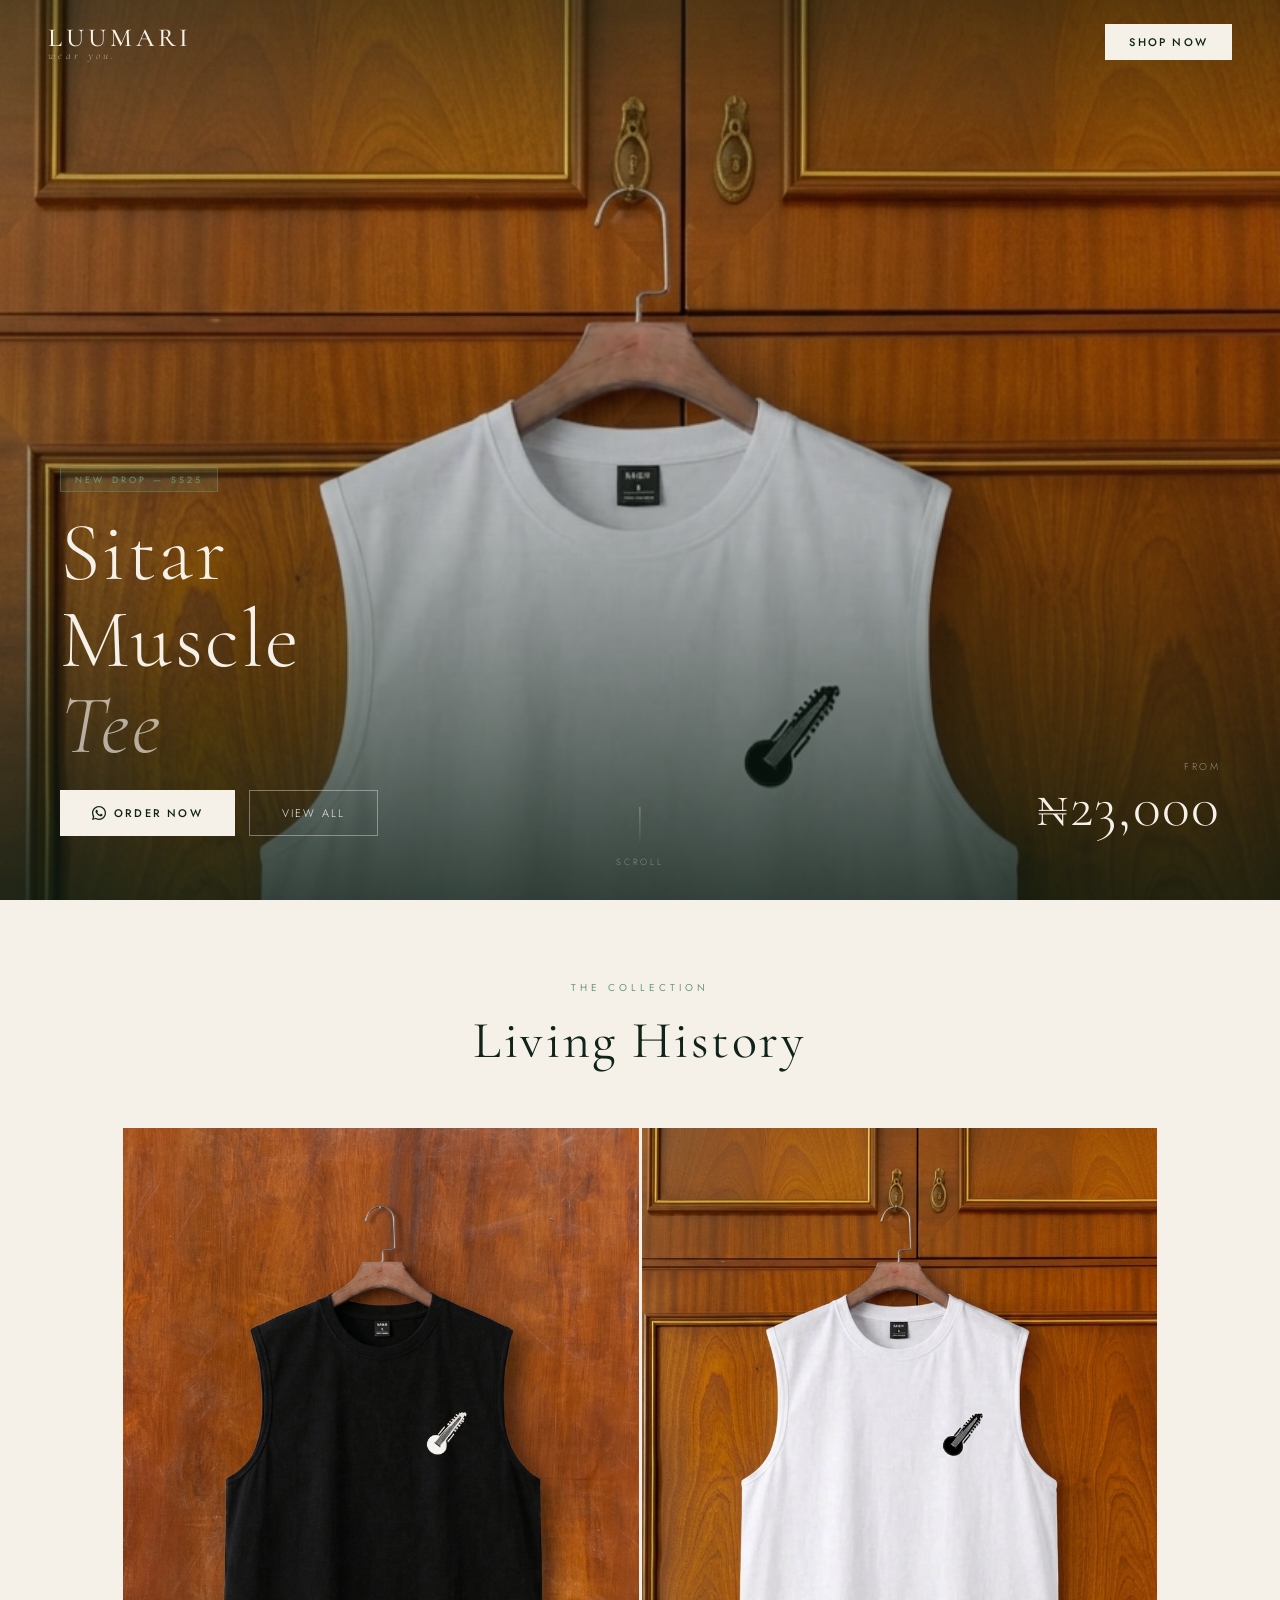
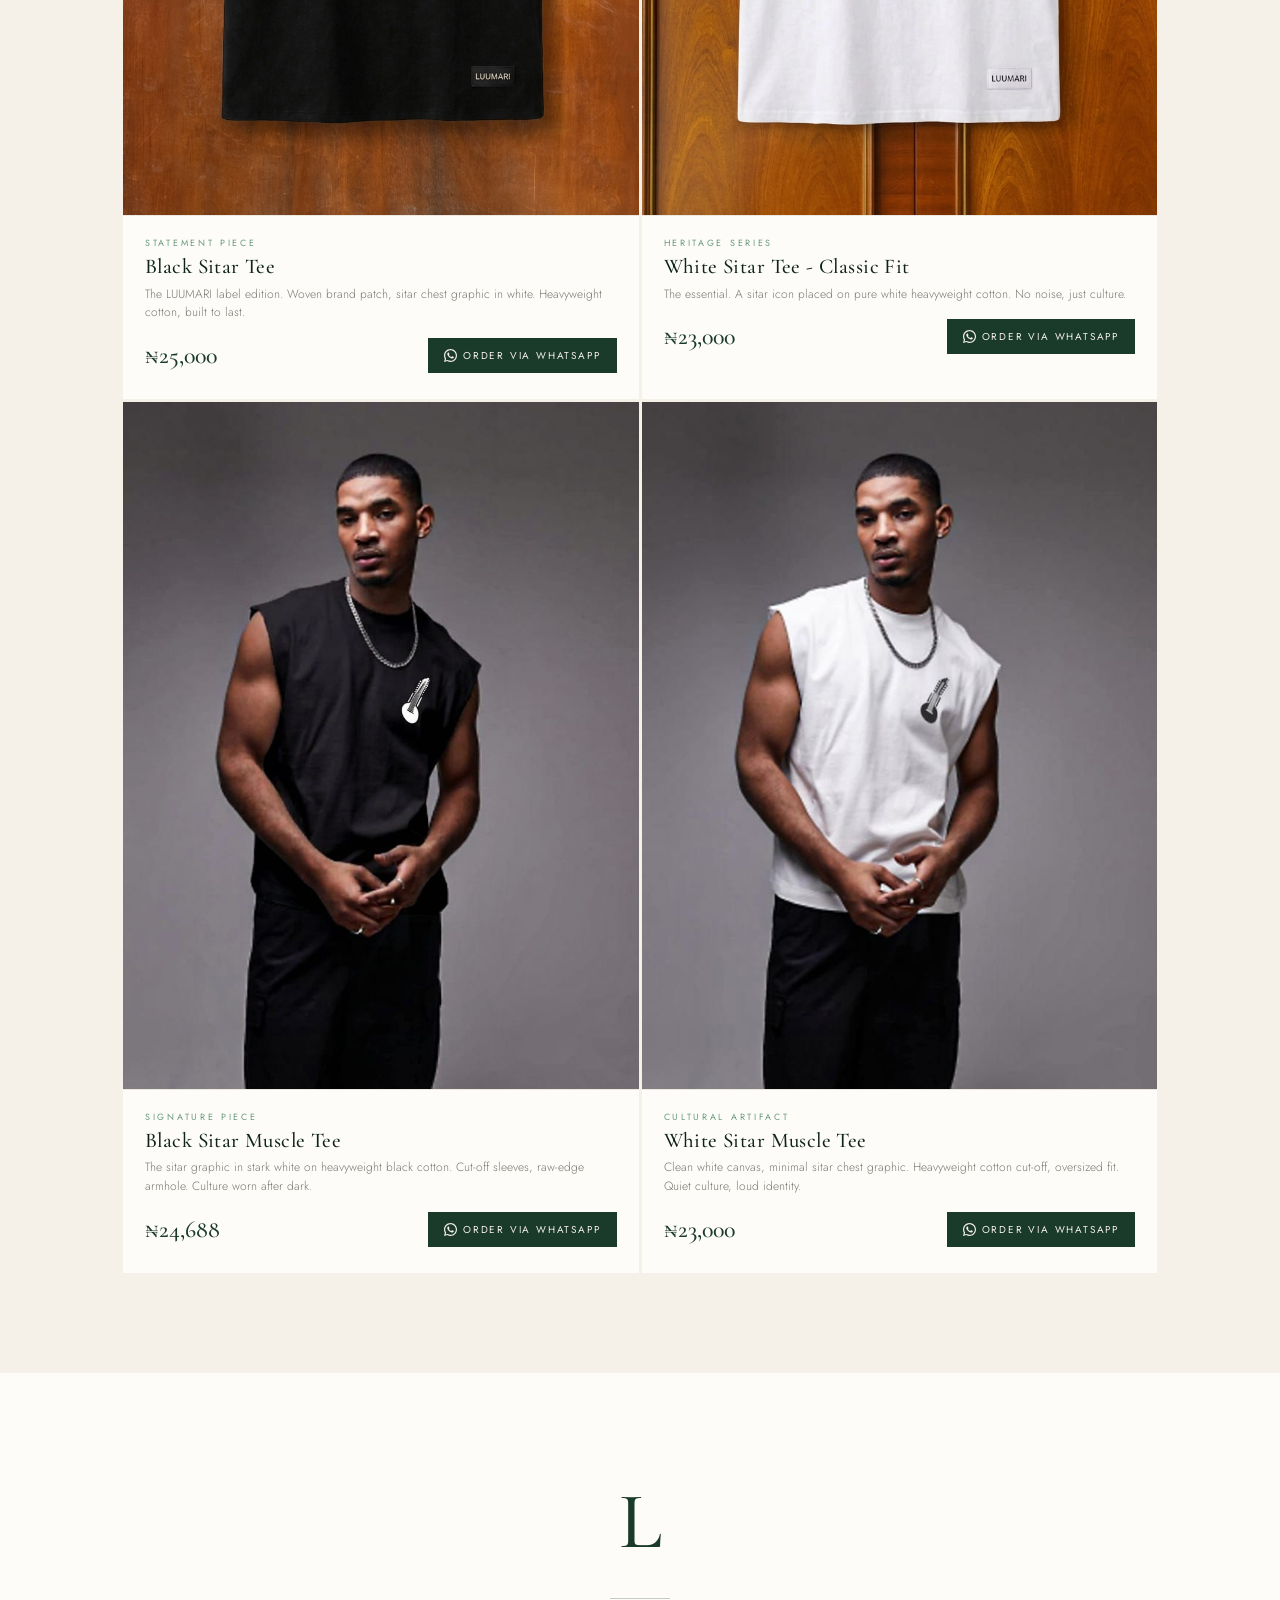
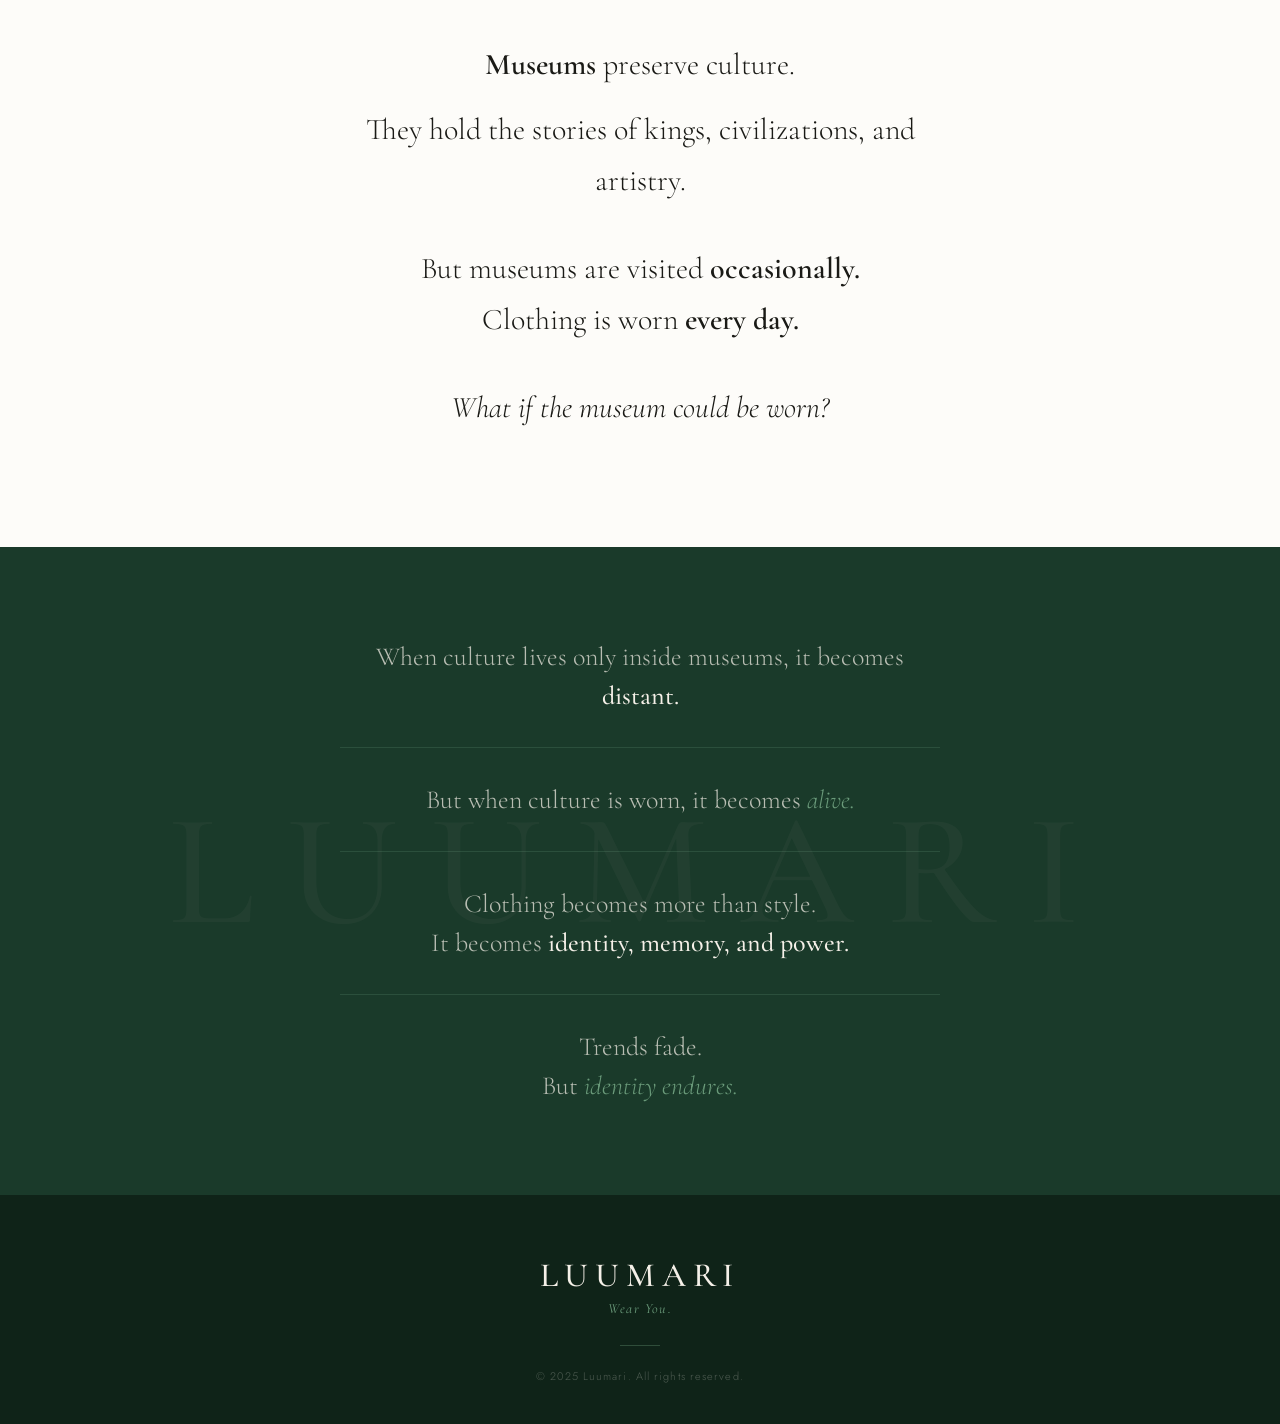
<file: index.html>
<!DOCTYPE html>
<html lang="en">
<head>
<meta charset="UTF-8" />
<meta name="viewport" content="width=device-width, initial-scale=1.0" />
<meta name="description" content="LUUMARI — Wear You. Discover timeless, expressive fashion designed to reflect your individuality.">
<meta name="keywords" content="LUUMARI, fashion, clothing, style, modern fashion, luxury, apparel">
<meta name="author" content="LUUMARI">

<meta property="og:title" content="LUUMARI — Wear You.">
<meta property="og:description" content="Discover timeless, expressive fashion designed to reflect your individuality.">
<meta property="og:image" content="/assets/images/preview.png">
<meta property="og:type" content="website">
<meta property="og:url" content="https://luumari.com">

<meta name="twitter:card" content="summary_large_image">
<meta name="twitter:title" content="LUUMARI — Wear You.">
<meta name="twitter:description" content="Discover timeless, expressive fashion designed to reflect your individuality.">
<meta name="twitter:image" content="/assets/images/preview.png">

<link rel="icon" type="image/jpeg" href="/favicon.jpg">
<link rel="apple-touch-icon" href="/favicon.jpg">

<link rel="stylesheet" href="./assets/style.css">
<title>LUUMARI — Wear You.</title>
<link href="https://fonts.googleapis.com/css2?family=Cormorant+Garamond:ital,wght@0,300;0,400;0,500;0,600;1,300;1,400;1,500&family=Jost:wght@200;300;400;500&display=swap" rel="stylesheet">
</head>
<body>

<!-- NAV -->
<nav id="nav">
  <a href="#" class="nav-logo">
    LUUMARI
    <span>Wear You.</span>
  </a>
  <a href="#products" class="nav-cta">Shop Now</a>
</nav>

<!-- HERO — full bleed product image -->
<section class="hero">
  <!-- Varsity jacket / styled model shot from Unsplash -->
  <img
    class="hero-img"
    src="./assets/images/luumari-white-tee.png"
    alt="Artifact Varsity Jacket"
  />
  <div class="hero-gradient-top"></div>
  <div class="hero-gradient"></div>

  <div class="hero-content">
    <div class="hero-text">
      <span class="hero-tag">New Drop — SS25</span>
      <h1>Sitar<br>Muscle<br><em>Tee</em></h1>
      <div class="hero-actions">
        <a href="https://wa.me/2348132899196?text=Hi%20Luumari%2C%20I%27m%20interested%20in%20the%20Sitar%20Muscle%20Tee" class="hero-btn-primary" target="_blank" rel="noopener">
          <svg width="14" height="14" viewBox="0 0 24 24" fill="currentColor"><path d="M17.472 14.382c-.297-.149-1.758-.867-2.03-.967-.273-.099-.471-.148-.67.15-.197.297-.767.966-.94 1.164-.173.199-.347.223-.644.075-.297-.15-1.255-.463-2.39-1.475-.883-.788-1.48-1.761-1.653-2.059-.173-.297-.018-.458.13-.606.134-.133.298-.347.446-.52.149-.174.198-.298.298-.497.099-.198.05-.371-.025-.52-.075-.149-.669-1.612-.916-2.207-.242-.579-.487-.5-.669-.51-.173-.008-.371-.01-.57-.01-.198 0-.52.074-.792.372-.272.297-1.04 1.016-1.04 2.479 0 1.462 1.065 2.875 1.213 3.074.149.198 2.096 3.2 5.077 4.487.709.306 1.262.489 1.694.625.712.227 1.36.195 1.871.118.571-.085 1.758-.719 2.006-1.413.248-.694.248-1.289.173-1.413-.074-.124-.272-.198-.57-.347z"/><path d="M12.005 0C5.374 0 0 5.373 0 12c0 2.117.554 4.103 1.523 5.83L.057 23.868l6.192-1.626C7.957 23.437 9.942 24 12.005 24 18.63 24 24 18.627 24 12S18.63 0 12.005 0zm.001 21.818c-1.832 0-3.53-.494-4.99-1.352l-.357-.211-3.676.965.983-3.58-.234-.368A9.808 9.808 0 012.18 12c0-5.415 4.409-9.818 9.826-9.818 5.417 0 9.826 4.403 9.826 9.818 0 5.415-4.41 9.818-9.826 9.818z"/></svg>
          Order Now
        </a>
        <a href="#products" class="hero-btn-secondary">View All</a>
      </div>
    </div>

    <div class="hero-badge">
      <span class="hero-badge-label">From</span>
      <span class="hero-badge-price">₦23,000</span>
    </div>
  </div>

  <div class="scroll-hint">
    <div class="scroll-line"></div>
    <span>Scroll</span>
  </div>
</section>

<!-- PRODUCT GRID -->
<section class="products" id="products">
  <div class="section-header">
    <span class="section-eyebrow">The Collection</span>
    <h2 class="section-title">Living History</h2>
  </div>

  <div class="products-grid">

     <!-- Product 1 -->
    <a href="https://wa.me/2348132899196?text=Hi%20Luumari%2C%20I%27m%20interested%20in%20the%20Black%20Sitar%20Tee" class="product-card" target="_blank" rel="noopener">
      <div class="product-img-wrap">
        <img class="product-img"
          src="./assets/images/luumari-black-tee.png"
          alt="Black Sitar Tee" loading="lazy" />
        <div class="product-overlay"><span class="overlay-text">Order on WhatsApp</span></div>
      </div>
      <div class="product-info">
        <span class="product-tag">Statement Piece</span>
        <div class="product-name">Black Sitar Tee</div>
        <div class="product-desc">The LUUMARI label edition. Woven brand patch, sitar chest graphic in white. Heavyweight cotton, built to last.</div>
        <div class="product-footer">
          <span class="product-price">₦25,000</span>
          <span class="product-btn">
            <svg viewBox="0 0 24 24"><path d="M17.472 14.382c-.297-.149-1.758-.867-2.03-.967-.273-.099-.471-.148-.67.15-.197.297-.767.966-.94 1.164-.173.199-.347.223-.644.075-.297-.15-1.255-.463-2.39-1.475-.883-.788-1.48-1.761-1.653-2.059-.173-.297-.018-.458.13-.606.134-.133.298-.347.446-.52.149-.174.198-.298.298-.497.099-.198.05-.371-.025-.52-.075-.149-.669-1.612-.916-2.207-.242-.579-.487-.5-.669-.51-.173-.008-.371-.01-.57-.01-.198 0-.52.074-.792.372-.272.297-1.04 1.016-1.04 2.479 0 1.462 1.065 2.875 1.213 3.074.149.198 2.096 3.2 5.077 4.487.709.306 1.262.489 1.694.625.712.227 1.36.195 1.871.118.571-.085 1.758-.719 2.006-1.413.248-.694.248-1.289.173-1.413-.074-.124-.272-.198-.57-.347z"/><path d="M12.005 0C5.374 0 0 5.373 0 12c0 2.117.554 4.103 1.523 5.83L.057 23.868l6.192-1.626C7.957 23.437 9.942 24 12.005 24 18.63 24 24 18.627 24 12S18.63 0 12.005 0zm.001 21.818c-1.832 0-3.53-.494-4.99-1.352l-.357-.211-3.676.965.983-3.58-.234-.368A9.808 9.808 0 012.18 12c0-5.415 4.409-9.818 9.826-9.818 5.417 0 9.826 4.403 9.826 9.818 0 5.415-4.41 9.818-9.826 9.818z"/></svg>
            Order via WhatsApp
          </span>
        </div>
      </div>
    </a>

    <!-- Product 2 -->
    <a href="https://wa.me/2348132899196?text=Hi%20Luumari%2C%20I%27m%20interested%20in%20the%20White%20Sitar%20Tee%20-%20Classic%20Fit" class="product-card" target="_blank" rel="noopener">
      <div class="product-img-wrap">
        <img class="product-img"
          src="./assets/images/luumari-white-tee.png"
          alt="White Sitar Tee - Classic Fit" loading="lazy" />
        <div class="product-overlay"><span class="overlay-text">Order on WhatsApp</span></div>
      </div>
      <div class="product-info">
        <span class="product-tag">Heritage Series</span>
        <div class="product-name">White Sitar Tee - Classic Fit</div>
        <div class="product-desc">The essential. A sitar icon placed on pure white heavyweight cotton. No noise, just culture.</div>
        <div class="product-footer">
          <span class="product-price">₦23,000</span>
          <span class="product-btn">
            <svg viewBox="0 0 24 24"><path d="M17.472 14.382c-.297-.149-1.758-.867-2.03-.967-.273-.099-.471-.148-.67.15-.197.297-.767.966-.94 1.164-.173.199-.347.223-.644.075-.297-.15-1.255-.463-2.39-1.475-.883-.788-1.48-1.761-1.653-2.059-.173-.297-.018-.458.13-.606.134-.133.298-.347.446-.52.149-.174.198-.298.298-.497.099-.198.05-.371-.025-.52-.075-.149-.669-1.612-.916-2.207-.242-.579-.487-.5-.669-.51-.173-.008-.371-.01-.57-.01-.198 0-.52.074-.792.372-.272.297-1.04 1.016-1.04 2.479 0 1.462 1.065 2.875 1.213 3.074.149.198 2.096 3.2 5.077 4.487.709.306 1.262.489 1.694.625.712.227 1.36.195 1.871.118.571-.085 1.758-.719 2.006-1.413.248-.694.248-1.289.173-1.413-.074-.124-.272-.198-.57-.347z"/><path d="M12.005 0C5.374 0 0 5.373 0 12c0 2.117.554 4.103 1.523 5.83L.057 23.868l6.192-1.626C7.957 23.437 9.942 24 12.005 24 18.63 24 24 18.627 24 12S18.63 0 12.005 0zm.001 21.818c-1.832 0-3.53-.494-4.99-1.352l-.357-.211-3.676.965.983-3.58-.234-.368A9.808 9.808 0 012.18 12c0-5.415 4.409-9.818 9.826-9.818 5.417 0 9.826 4.403 9.826 9.818 0 5.415-4.41 9.818-9.826 9.818z"/></svg>
            Order via WhatsApp
          </span>
        </div>
      </div>
    </a>
   
    <!-- Product 3 -->
    <a href="https://wa.me/2348132899196?text=Hi%20Luumari%2C%20I%27m%20interested%20in%20the%20Black%20Sitar%20Muscle%20Tee" class="product-card" target="_blank" rel="noopener">
      <div class="product-img-wrap">
        <img class="product-img"
          src="./assets/images/luumari-model-in-black.jpg"
          alt="Black Sitar Muscle Tee" loading="lazy" />
        <div class="product-overlay"><span class="overlay-text">Order on WhatsApp</span></div>
      </div>
      <div class="product-info">
        <span class="product-tag">Signature Piece</span>
        <div class="product-name">Black Sitar Muscle Tee</div>
        <div class="product-desc">The sitar graphic in stark white on heavyweight black cotton. Cut-off sleeves, raw-edge armhole. Culture worn after dark.</div>
        <div class="product-footer">
          <span class="product-price">₦24,688</span>
          <span class="product-btn">
            <svg viewBox="0 0 24 24"><path d="M17.472 14.382c-.297-.149-1.758-.867-2.03-.967-.273-.099-.471-.148-.67.15-.197.297-.767.966-.94 1.164-.173.199-.347.223-.644.075-.297-.15-1.255-.463-2.39-1.475-.883-.788-1.48-1.761-1.653-2.059-.173-.297-.018-.458.13-.606.134-.133.298-.347.446-.52.149-.174.198-.298.298-.497.099-.198.05-.371-.025-.52-.075-.149-.669-1.612-.916-2.207-.242-.579-.487-.5-.669-.51-.173-.008-.371-.01-.57-.01-.198 0-.52.074-.792.372-.272.297-1.04 1.016-1.04 2.479 0 1.462 1.065 2.875 1.213 3.074.149.198 2.096 3.2 5.077 4.487.709.306 1.262.489 1.694.625.712.227 1.36.195 1.871.118.571-.085 1.758-.719 2.006-1.413.248-.694.248-1.289.173-1.413-.074-.124-.272-.198-.57-.347z"/><path d="M12.005 0C5.374 0 0 5.373 0 12c0 2.117.554 4.103 1.523 5.83L.057 23.868l6.192-1.626C7.957 23.437 9.942 24 12.005 24 18.63 24 24 18.627 24 12S18.63 0 12.005 0zm.001 21.818c-1.832 0-3.53-.494-4.99-1.352l-.357-.211-3.676.965.983-3.58-.234-.368A9.808 9.808 0 012.18 12c0-5.415 4.409-9.818 9.826-9.818 5.417 0 9.826 4.403 9.826 9.818 0 5.415-4.41 9.818-9.826 9.818z"/></svg>
            Order via WhatsApp
          </span>
        </div>
      </div>
    </a>
    
  <!-- Product 4 -->
    <a href="https://wa.me/2348132899196?text=Hi%20Luumari%2C%20I%27m%20interested%20in%20the%20White%20Sitar%20Muscle%20Tee" class="product-card" target="_blank" rel="noopener">
      <div class="product-img-wrap">
        <img class="product-img"
          src="./assets/images/luumari-model-in-white.jpg"
          alt="White Sitar Muscle Tee" loading="lazy" />
        <div class="product-overlay"><span class="overlay-text">Order on WhatsApp</span></div>
      </div>
      <div class="product-info">
        <span class="product-tag">Cultural Artifact</span>
        <div class="product-name">White Sitar Muscle Tee</div>
        <div class="product-desc">Clean white canvas, minimal sitar chest graphic. Heavyweight cotton cut-off, oversized fit. Quiet culture, loud identity.</div>
        <div class="product-footer">
          <span class="product-price">₦23,000</span>
          <span class="product-btn">
            <svg viewBox="0 0 24 24"><path d="M17.472 14.382c-.297-.149-1.758-.867-2.03-.967-.273-.099-.471-.148-.67.15-.197.297-.767.966-.94 1.164-.173.199-.347.223-.644.075-.297-.15-1.255-.463-2.39-1.475-.883-.788-1.48-1.761-1.653-2.059-.173-.297-.018-.458.13-.606.134-.133.298-.347.446-.52.149-.174.198-.298.298-.497.099-.198.05-.371-.025-.52-.075-.149-.669-1.612-.916-2.207-.242-.579-.487-.5-.669-.51-.173-.008-.371-.01-.57-.01-.198 0-.52.074-.792.372-.272.297-1.04 1.016-1.04 2.479 0 1.462 1.065 2.875 1.213 3.074.149.198 2.096 3.2 5.077 4.487.709.306 1.262.489 1.694.625.712.227 1.36.195 1.871.118.571-.085 1.758-.719 2.006-1.413.248-.694.248-1.289.173-1.413-.074-.124-.272-.198-.57-.347z"/><path d="M12.005 0C5.374 0 0 5.373 0 12c0 2.117.554 4.103 1.523 5.83L.057 23.868l6.192-1.626C7.957 23.437 9.942 24 12.005 24 18.63 24 24 18.627 24 12S18.63 0 12.005 0zm.001 21.818c-1.832 0-3.53-.494-4.99-1.352l-.357-.211-3.676.965.983-3.58-.234-.368A9.808 9.808 0 012.18 12c0-5.415 4.409-9.818 9.826-9.818 5.417 0 9.826 4.403 9.826 9.818 0 5.415-4.41 9.818-9.826 9.818z"/></svg>
            Order via WhatsApp
          </span>
        </div>
      </div>
    </a>
  </div>
</section>

<!-- THE IDEA -->
<section class="manifesto">
  <span class="manifesto-l">L</span>
  <div class="manifesto-rule"></div>
  <p><strong>Museums</strong> preserve culture.</p>
  <p>They hold the stories of kings, civilizations, and artistry.</p>
  <br>
  <p>But museums are visited <strong>occasionally.</strong><br>Clothing is worn <strong>every day.</strong></p>
  <br>
  <p><em>What if the museum could be worn?</em></p>
</section>

<!-- VISION BAND -->
<section class="vision-band">
  <div class="vision-statements">
    <div class="vision-item">When culture lives only inside museums, it becomes <strong>distant.</strong></div>
    <div class="vision-item">But when culture is worn, it becomes <em>alive.</em></div>
    <div class="vision-item">Clothing becomes more than style.<br>It becomes <strong>identity, memory, and power.</strong></div>
    <div class="vision-item">Trends fade.<br>But <em>identity endures.</em></div>
  </div>
</section>

<!-- FOOTER -->
<footer>
  <span class="footer-logo">LUUMARI</span>
  <span class="footer-tagline">Wear You.</span>
  <div class="footer-rule"></div>
  <p class="footer-copy">© 2025 Luumari. All rights reserved.</p>
</footer>

<script>
  // Nav becomes solid on scroll
  const nav = document.getElementById('nav');
  window.addEventListener('scroll', () => {
    nav.classList.toggle('scrolled', window.scrollY > 60);
  }, { passive: true });
</script>

</body>
</html>
</file>
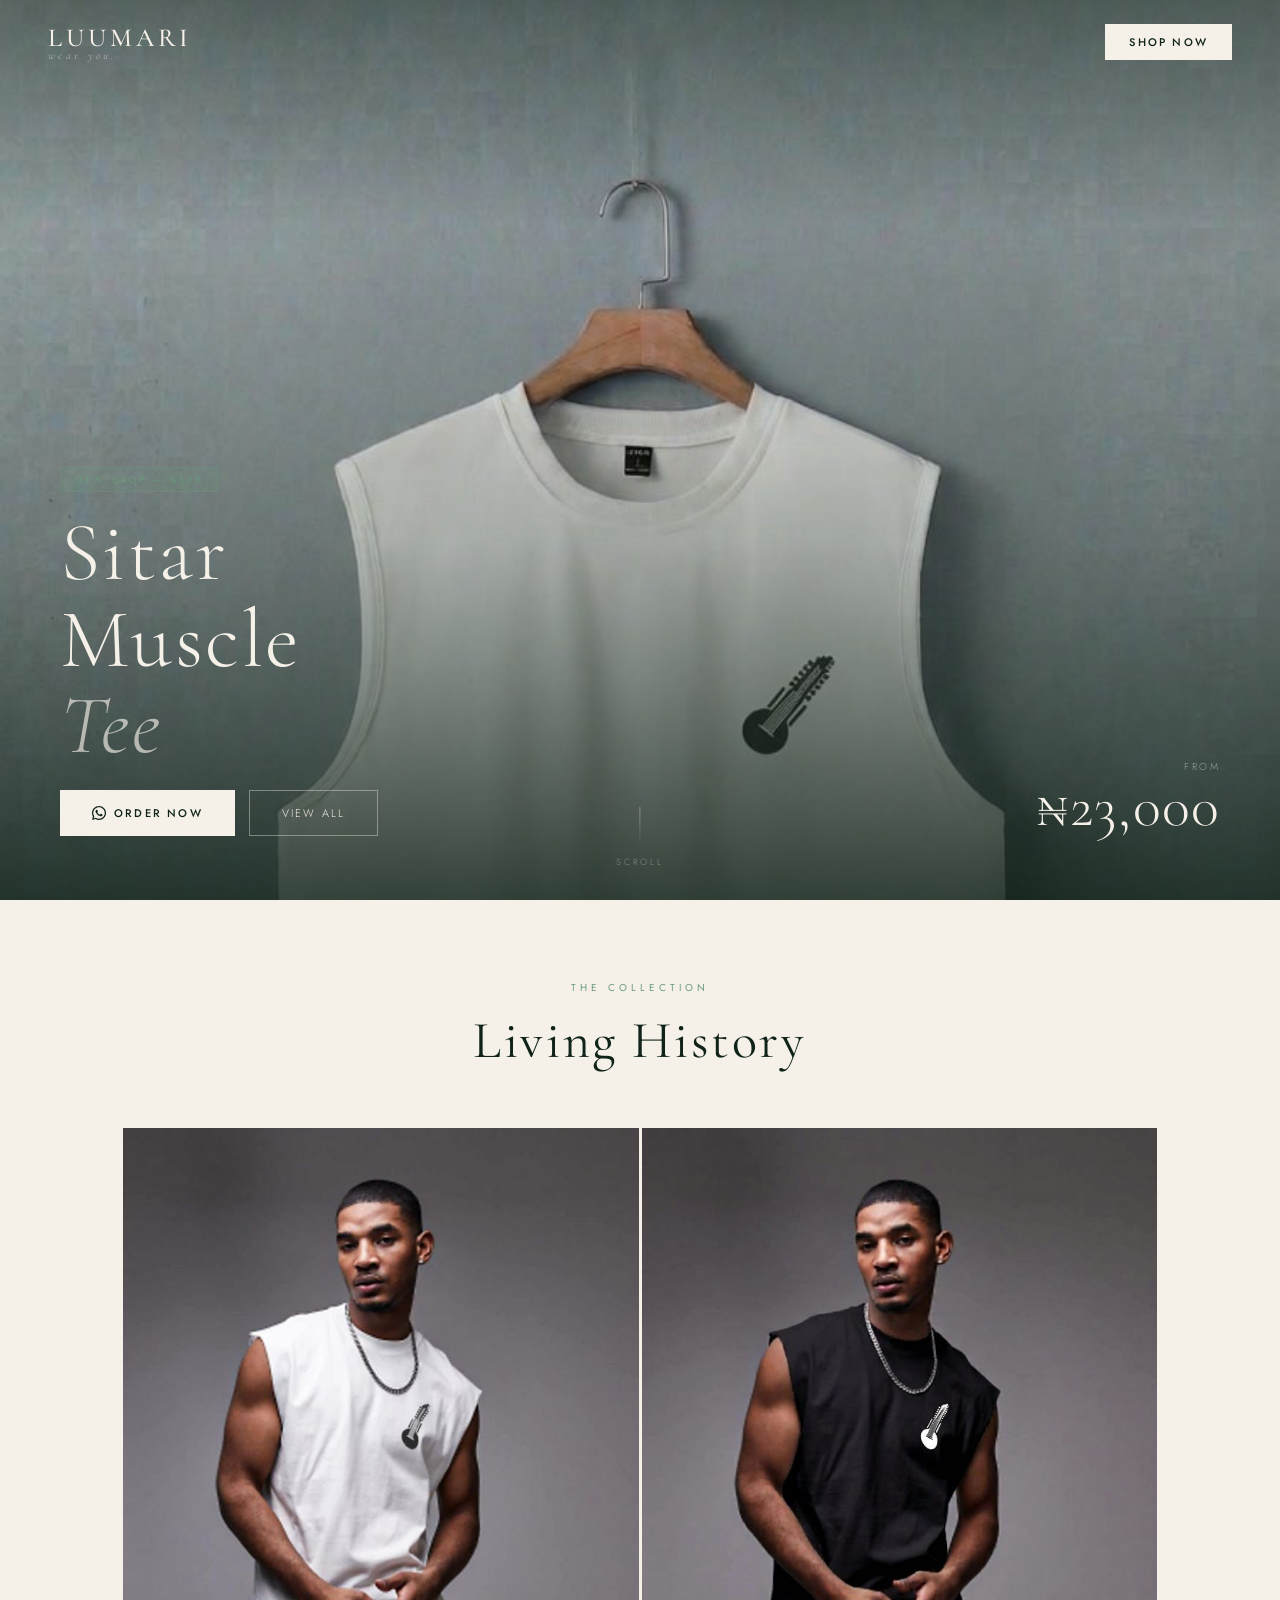
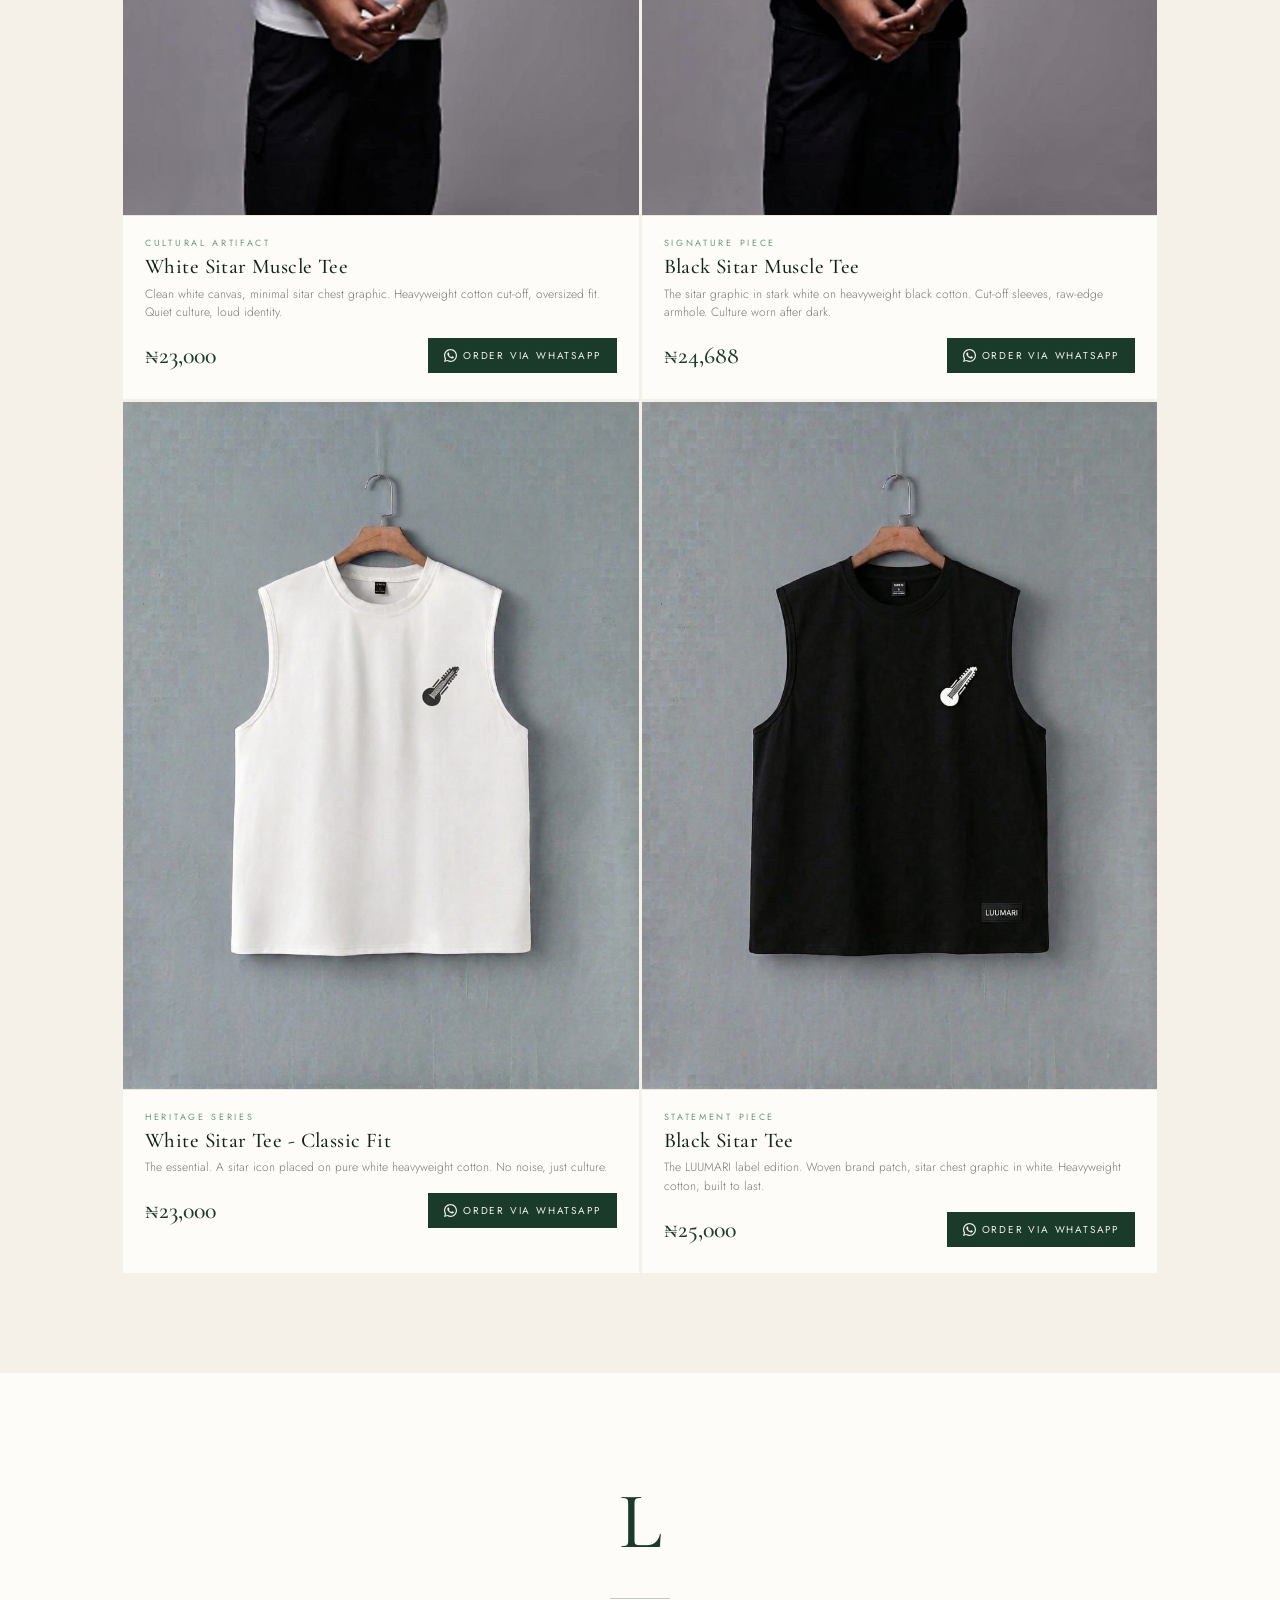
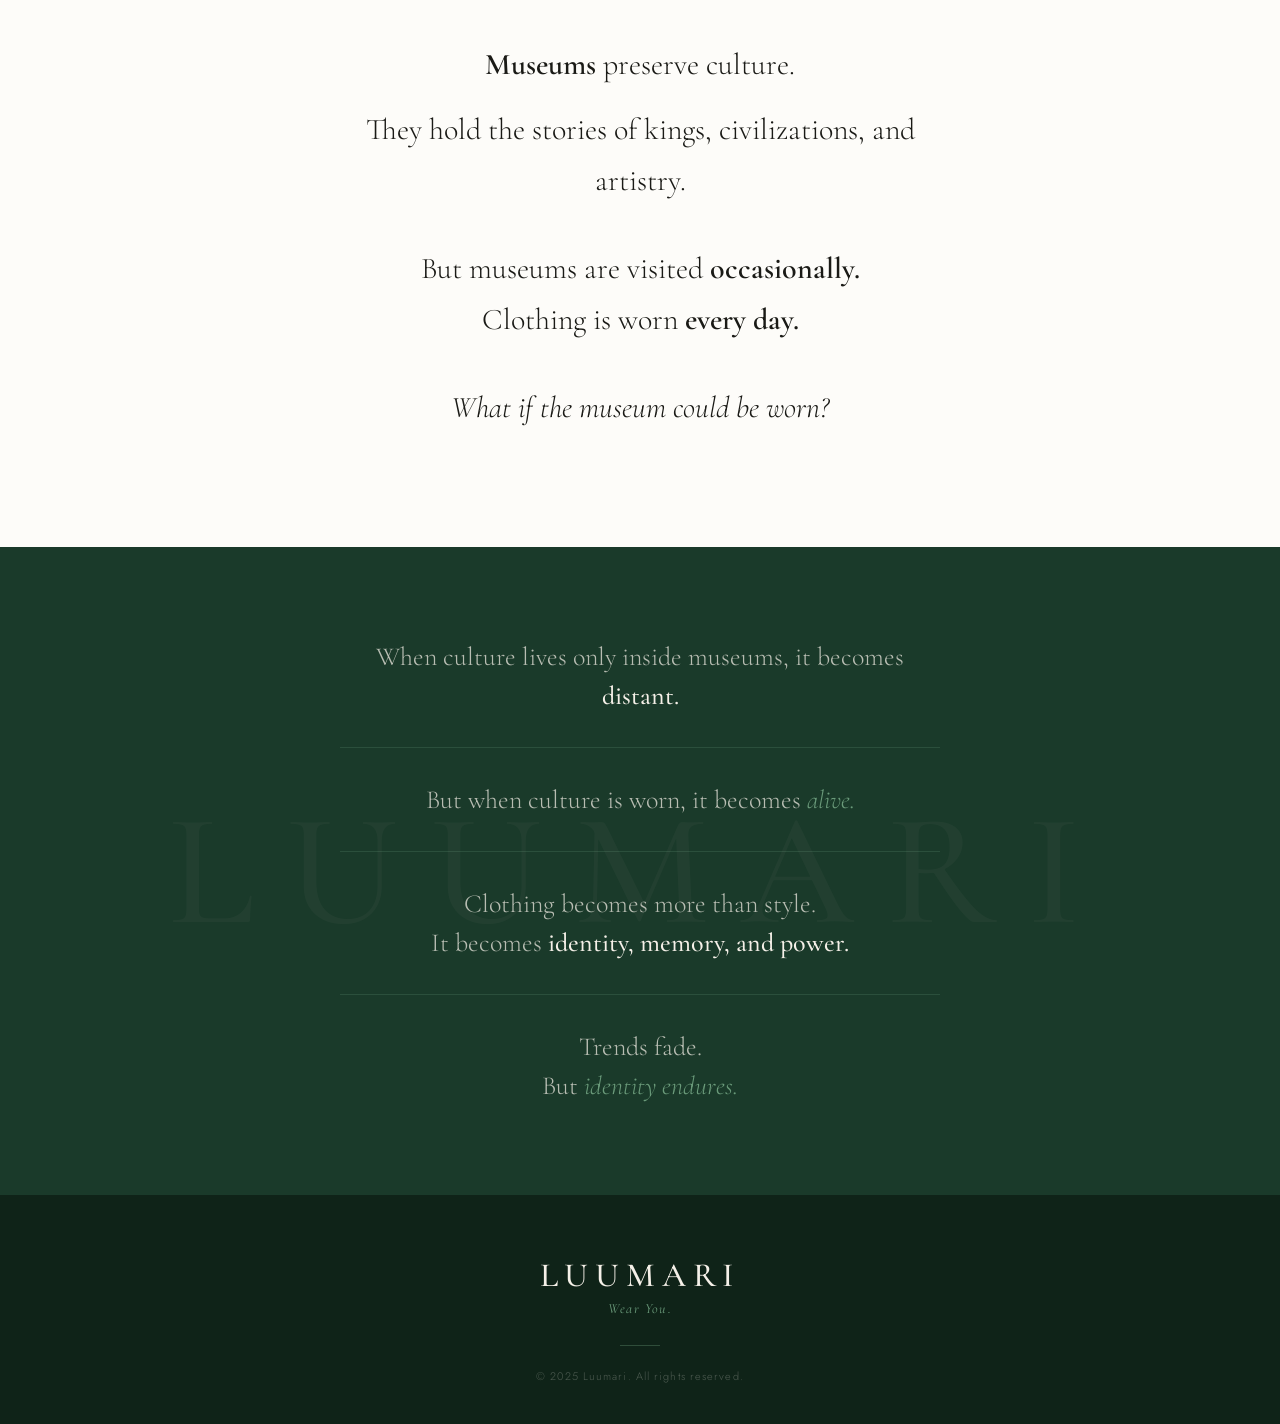
<file: luumari-1.html>
<!DOCTYPE html>
<html lang="en">
<head>
<meta charset="UTF-8" />
<meta name="viewport" content="width=device-width, initial-scale=1.0" />
<title>LUUMARI — Wear You.</title>
<link href="https://fonts.googleapis.com/css2?family=Cormorant+Garamond:ital,wght@0,300;0,400;0,500;0,600;1,300;1,400;1,500&family=Jost:wght@200;300;400;500&display=swap" rel="stylesheet">
<style>
  :root {
    --forest: #1a3a2a;
    --forest-deep: #0f2318;
    --sage: #6a9a7a;
    --cream: #f5f0e8;
    --cream-dark: #ede8df;
    --ink: #1a1a16;
    --muted: #7a7a72;
    --white: #fdfcf9;
  }

  * { margin: 0; padding: 0; box-sizing: border-box; }
  html { scroll-behavior: smooth; }

  body {
    font-family: 'Jost', sans-serif;
    background: var(--cream);
    color: var(--ink);
    overflow-x: hidden;
  }

  /* ── NAV ── */
  nav {
    position: fixed;
    top: 0; left: 0; right: 0;
    z-index: 100;
    padding: 22px 48px;
    display: flex;
    align-items: center;
    justify-content: space-between;
    /* starts transparent over hero image */
    background: transparent;
    transition: background 0.5s ease, backdrop-filter 0.5s ease, border-color 0.5s ease;
    border-bottom: 1px solid transparent;
  }
  nav.scrolled {
    background: rgba(245,240,232,0.93);
    backdrop-filter: blur(14px);
    border-bottom-color: rgba(26,58,42,0.1);
  }

  .nav-logo {
    font-family: 'Cormorant Garamond', serif;
    font-size: 26px;
    font-weight: 500;
    letter-spacing: 0.15em;
    color: var(--cream);
    text-decoration: none;
    transition: color 0.5s ease;
  }
  .nav-logo span {
    font-style: italic;
    font-weight: 300;
    font-size: 11px;
    display: block;
    letter-spacing: 0.3em;
    color: rgba(245,240,232,0.6);
    margin-top: -4px;
    text-transform: lowercase;
    transition: color 0.5s ease;
  }
  nav.scrolled .nav-logo { color: var(--forest-deep); }
  nav.scrolled .nav-logo span { color: var(--sage); }

  .nav-cta {
    background: var(--cream);
    color: var(--forest-deep);
    text-decoration: none;
    padding: 10px 24px;
    font-size: 11px;
    letter-spacing: 0.2em;
    text-transform: uppercase;
    font-weight: 500;
    transition: background 0.3s, color 0.3s;
  }
  nav.scrolled .nav-cta {
    background: var(--forest);
    color: var(--cream);
  }
  .nav-cta:hover { opacity: 0.85; }

  /* ── HERO — full bleed product image ── */
  .hero {
    position: relative;
    width: 100%;
    height: 100vh;
    min-height: 600px;
    overflow: hidden;
    background: var(--forest-deep);
  }

  .hero-img {
    position: absolute;
    inset: 0;
    width: 100%; height: 100%;
    object-fit: cover;
    object-position: center top;
    display: block;
    /* subtle zoom-in on load */
    animation: heroZoom 8s ease forwards;
  }

  @keyframes heroZoom {
    from { transform: scale(1.08); }
    to   { transform: scale(1.0); }
  }

  /* dark gradient at bottom for text legibility */
  .hero-gradient {
    position: absolute;
    inset: 0;
    background:
      linear-gradient(to top, rgba(10,28,18,0.82) 0%, rgba(10,28,18,0.3) 40%, rgba(10,28,18,0.08) 70%, transparent 100%);
    pointer-events: none;
  }

  /* thin top gradient so nav reads on image */
  .hero-gradient-top {
    position: absolute;
    inset: 0;
    background: linear-gradient(to bottom, rgba(10,28,18,0.45) 0%, transparent 25%);
    pointer-events: none;
  }

  .hero-content {
    position: absolute;
    bottom: 0; left: 0; right: 0;
    padding: 0 60px 64px;
    display: flex;
    align-items: flex-end;
    justify-content: space-between;
    gap: 40px;
  }

  .hero-text { flex: 1; }

  .hero-tag {
    display: inline-block;
    font-size: 9px;
    letter-spacing: 0.35em;
    text-transform: uppercase;
    color: var(--sage);
    background: rgba(106,154,122,0.15);
    border: 1px solid rgba(106,154,122,0.4);
    padding: 5px 14px;
    margin-bottom: 18px;
    animation: fadeUp 0.7s 0.2s ease both;
  }

  .hero h1 {
    font-family: 'Cormorant Garamond', serif;
    font-size: clamp(42px, 6.5vw, 86px);
    font-weight: 300;
    color: var(--cream);
    line-height: 1.04;
    letter-spacing: 0.03em;
    margin-bottom: 20px;
    animation: fadeUp 0.7s 0.35s ease both;
  }
  .hero h1 em { font-style: italic; color: rgba(245,240,232,0.65); }

  .hero-actions {
    display: flex;
    gap: 14px;
    flex-wrap: wrap;
    animation: fadeUp 0.7s 0.5s ease both;
  }

  .hero-btn-primary {
    background: var(--cream);
    color: var(--forest-deep);
    text-decoration: none;
    padding: 14px 32px;
    font-size: 11px;
    letter-spacing: 0.2em;
    text-transform: uppercase;
    font-weight: 500;
    transition: opacity 0.3s;
    display: inline-flex;
    align-items: center;
    gap: 8px;
  }
  .hero-btn-primary:hover { opacity: 0.88; }

  .hero-btn-secondary {
    border: 1px solid rgba(245,240,232,0.4);
    color: var(--cream);
    text-decoration: none;
    padding: 14px 32px;
    font-size: 11px;
    letter-spacing: 0.2em;
    text-transform: uppercase;
    font-weight: 300;
    transition: border-color 0.3s, background 0.3s;
  }
  .hero-btn-secondary:hover {
    border-color: rgba(245,240,232,0.8);
    background: rgba(245,240,232,0.08);
  }

  /* price badge — top right of hero */
  .hero-badge {
    flex-shrink: 0;
    text-align: right;
    animation: fadeUp 0.7s 0.6s ease both;
  }
  .hero-badge-label {
    font-size: 10px;
    letter-spacing: 0.25em;
    text-transform: uppercase;
    color: rgba(245,240,232,0.5);
    display: block;
    margin-bottom: 4px;
    font-weight: 300;
  }
  .hero-badge-price {
    font-family: 'Cormorant Garamond', serif;
    font-size: clamp(36px, 5vw, 58px);
    font-weight: 300;
    color: var(--cream);
    line-height: 1;
    letter-spacing: 0.02em;
  }

  /* scroll indicator */
  .scroll-hint {
    position: absolute;
    bottom: 32px;
    left: 50%;
    transform: translateX(-50%);
    display: flex;
    flex-direction: column;
    align-items: center;
    gap: 8px;
    animation: fadeIn 1s 1.2s ease both;
    pointer-events: none;
  }
  .scroll-hint span {
    font-size: 9px;
    letter-spacing: 0.3em;
    text-transform: uppercase;
    color: rgba(245,240,232,0.4);
    font-weight: 300;
  }
  .scroll-line {
    width: 1px;
    height: 40px;
    background: linear-gradient(to bottom, rgba(245,240,232,0.4), transparent);
    animation: scrollPulse 2s 1.5s ease-in-out infinite;
  }
  @keyframes scrollPulse {
    0%,100% { opacity: 0.4; transform: scaleY(1); }
    50% { opacity: 1; transform: scaleY(0.6); }
  }

  /* ── PRODUCT GRID ── */
  .products {
    padding: 80px 0 100px;
    background: var(--cream);
  }
  .section-header {
    text-align: center;
    margin-bottom: 56px;
    padding: 0 24px;
  }
  .section-eyebrow {
    font-size: 10px;
    letter-spacing: 0.4em;
    text-transform: uppercase;
    color: var(--sage);
    margin-bottom: 14px;
    font-weight: 400;
    display: block;
  }
  .section-title {
    font-family: 'Cormorant Garamond', serif;
    font-size: clamp(32px, 5vw, 52px);
    font-weight: 400;
    color: var(--forest-deep);
    letter-spacing: 0.05em;
  }

  .products-grid {
    display: grid;
    grid-template-columns: repeat(2, 1fr);
    gap: 3px;
    max-width: 1040px;
    margin: 0 auto;
    padding: 0 3px;
  }

  .product-card {
    background: var(--white);
    overflow: hidden;
    text-decoration: none;
    display: block;
    transition: transform 0.4s ease, box-shadow 0.4s ease;
  }
  .product-card:hover {
    transform: translateY(-6px);
    box-shadow: 0 20px 60px rgba(15,35,24,0.15);
  }

  .product-img-wrap {
    width: 100%;
    aspect-ratio: 3/4;
    overflow: hidden;
    position: relative;
    background: var(--cream-dark);
  }
  .product-img {
    width: 100%; height: 100%;
    object-fit: cover;
    display: block;
    transition: transform 0.7s ease;
  }
  .product-card:hover .product-img { transform: scale(1.06); }

  .product-overlay {
    position: absolute;
    inset: 0;
    background: rgba(15,35,24,0.45);
    display: flex;
    align-items: center;
    justify-content: center;
    opacity: 0;
    transition: opacity 0.4s ease;
  }
  .product-card:hover .product-overlay { opacity: 1; }
  .overlay-text {
    color: var(--cream);
    font-size: 11px;
    letter-spacing: 0.25em;
    text-transform: uppercase;
    font-weight: 400;
    border: 1px solid rgba(245,240,232,0.6);
    padding: 12px 28px;
  }

  .product-info {
    padding: 20px 22px 26px;
    border-top: 1px solid var(--cream-dark);
  }
  .product-tag {
    font-size: 9px;
    letter-spacing: 0.3em;
    text-transform: uppercase;
    color: var(--sage);
    font-weight: 400;
    margin-bottom: 5px;
    display: block;
  }
  .product-name {
    font-family: 'Cormorant Garamond', serif;
    font-size: 21px;
    font-weight: 500;
    color: var(--forest-deep);
    margin-bottom: 4px;
    line-height: 1.25;
    letter-spacing: 0.02em;
  }
  .product-desc {
    font-size: 12px;
    color: var(--muted);
    line-height: 1.55;
    font-weight: 300;
    margin-bottom: 16px;
  }
  .product-footer {
    display: flex;
    align-items: center;
    justify-content: space-between;
    gap: 12px;
  }
  .product-price {
    font-family: 'Cormorant Garamond', serif;
    font-size: 24px;
    font-weight: 500;
    color: var(--forest);
  }
  .product-btn {
    background: var(--forest);
    color: var(--cream);
    border: none;
    padding: 10px 16px;
    font-family: 'Jost', sans-serif;
    font-size: 10px;
    letter-spacing: 0.18em;
    text-transform: uppercase;
    cursor: pointer;
    transition: background 0.3s;
    text-decoration: none;
    display: inline-flex;
    align-items: center;
    gap: 6px;
    white-space: nowrap;
  }
  .product-btn:hover { background: var(--forest-deep); }
  .product-btn svg { width: 13px; height: 13px; fill: currentColor; flex-shrink: 0; }

  /* ── MANIFESTO ── */
  .manifesto {
    background: var(--white);
    padding: 100px 24px;
    text-align: center;
  }
  .manifesto-l {
    font-family: 'Cormorant Garamond', serif;
    font-size: 80px;
    color: var(--forest);
    font-weight: 500;
    margin-bottom: 28px;
    display: block;
  }
  .manifesto-rule {
    width: 60px; height: 1px;
    background: var(--forest);
    margin: 0 auto 40px;
    opacity: 0.25;
  }
  .manifesto p {
    font-family: 'Cormorant Garamond', serif;
    font-size: clamp(20px, 3vw, 30px);
    font-weight: 300;
    color: var(--ink);
    line-height: 1.7;
    max-width: 580px;
    margin: 0 auto 14px;
  }
  .manifesto p strong { font-weight: 600; }
  .manifesto p em { font-style: italic; }

  /* ── VISION BAND ── */
  .vision-band {
    background: var(--forest);
    padding: 90px 24px;
    display: flex;
    flex-direction: column;
    align-items: center;
    overflow: hidden;
    position: relative;
  }
  .vision-band::before {
    content: 'LUUMARI';
    font-family: 'Cormorant Garamond', serif;
    font-size: clamp(60px, 14vw, 160px);
    font-weight: 500;
    color: rgba(245,240,232,0.035);
    position: absolute;
    white-space: nowrap;
    letter-spacing: 0.2em;
    pointer-events: none;
    top: 50%;
    transform: translateY(-50%);
    user-select: none;
  }
  .vision-statements {
    display: flex;
    flex-direction: column;
    align-items: center;
    gap: 32px;
    max-width: 600px;
    text-align: center;
    position: relative;
    z-index: 1;
  }
  .vision-item {
    font-family: 'Cormorant Garamond', serif;
    font-size: clamp(18px, 3vw, 26px);
    color: rgba(245,240,232,0.72);
    font-weight: 300;
    line-height: 1.5;
    border-top: 1px solid rgba(106,154,122,0.22);
    padding-top: 32px;
    width: 100%;
  }
  .vision-item:first-child { border-top: none; padding-top: 0; }
  .vision-item strong { color: var(--cream); font-weight: 500; }
  .vision-item em { font-style: italic; color: var(--sage); }

  /* ── FOOTER ── */
  footer {
    background: var(--forest-deep);
    padding: 60px 24px 40px;
    text-align: center;
  }
  .footer-logo {
    font-family: 'Cormorant Garamond', serif;
    font-size: 34px;
    font-weight: 500;
    letter-spacing: 0.2em;
    color: var(--cream);
    display: block;
    margin-bottom: 4px;
  }
  .footer-tagline {
    font-family: 'Cormorant Garamond', serif;
    font-style: italic;
    font-size: 14px;
    color: var(--sage);
    letter-spacing: 0.1em;
    margin-bottom: 28px;
    display: block;
  }
  .footer-rule {
    width: 40px; height: 1px;
    background: rgba(106,154,122,0.35);
    margin: 0 auto 22px;
  }
  .footer-copy {
    font-size: 11px;
    color: rgba(245,240,232,0.28);
    letter-spacing: 0.1em;
    font-weight: 300;
  }

  /* ── ANIMATIONS ── */
  @keyframes fadeUp {
    from { opacity: 0; transform: translateY(22px); }
    to   { opacity: 1; transform: translateY(0); }
  }
  @keyframes fadeIn {
    from { opacity: 0; }
    to   { opacity: 1; }
  }

  /* ── MOBILE ── */
  @media (max-width: 680px) {
    nav { padding: 18px 20px; }
    .hero-content {
      flex-direction: column;
      align-items: flex-start;
      padding: 0 24px 48px;
      gap: 20px;
    }
    .hero-badge { text-align: left; }
    .scroll-hint { display: none; }
    .products-grid { grid-template-columns: 1fr; }
    .vision-band { padding: 60px 20px; }
    .product-info { padding: 16px 16px 20px; }
  }
</style>
</head>
<body>

<!-- NAV -->
<nav id="nav">
  <a href="#" class="nav-logo">
    LUUMARI
    <span>Wear You.</span>
  </a>
  <a href="#products" class="nav-cta">Shop Now</a>
</nav>

<!-- HERO — full bleed product image -->
<section class="hero">
  <!-- Varsity jacket / styled model shot from Unsplash -->
  <img
    class="hero-img"
    src="./assets/images/luumari-white-tee.jpg"
    alt="Artifact Varsity Jacket"
  />
  <div class="hero-gradient-top"></div>
  <div class="hero-gradient"></div>

  <div class="hero-content">
    <div class="hero-text">
      <span class="hero-tag">New Drop — SS25</span>
      <h1>Sitar<br>Muscle<br><em>Tee</em></h1>
      <div class="hero-actions">
        <a href="https://wa.me/2348132899196?text=Hi%20Luumari%2C%20I%27m%20interested%20in%20the%20Sitar%20Muscle%20Tee" class="hero-btn-primary" target="_blank" rel="noopener">
          <svg width="14" height="14" viewBox="0 0 24 24" fill="currentColor"><path d="M17.472 14.382c-.297-.149-1.758-.867-2.03-.967-.273-.099-.471-.148-.67.15-.197.297-.767.966-.94 1.164-.173.199-.347.223-.644.075-.297-.15-1.255-.463-2.39-1.475-.883-.788-1.48-1.761-1.653-2.059-.173-.297-.018-.458.13-.606.134-.133.298-.347.446-.52.149-.174.198-.298.298-.497.099-.198.05-.371-.025-.52-.075-.149-.669-1.612-.916-2.207-.242-.579-.487-.5-.669-.51-.173-.008-.371-.01-.57-.01-.198 0-.52.074-.792.372-.272.297-1.04 1.016-1.04 2.479 0 1.462 1.065 2.875 1.213 3.074.149.198 2.096 3.2 5.077 4.487.709.306 1.262.489 1.694.625.712.227 1.36.195 1.871.118.571-.085 1.758-.719 2.006-1.413.248-.694.248-1.289.173-1.413-.074-.124-.272-.198-.57-.347z"/><path d="M12.005 0C5.374 0 0 5.373 0 12c0 2.117.554 4.103 1.523 5.83L.057 23.868l6.192-1.626C7.957 23.437 9.942 24 12.005 24 18.63 24 24 18.627 24 12S18.63 0 12.005 0zm.001 21.818c-1.832 0-3.53-.494-4.99-1.352l-.357-.211-3.676.965.983-3.58-.234-.368A9.808 9.808 0 012.18 12c0-5.415 4.409-9.818 9.826-9.818 5.417 0 9.826 4.403 9.826 9.818 0 5.415-4.41 9.818-9.826 9.818z"/></svg>
          Order Now
        </a>
        <a href="#products" class="hero-btn-secondary">View All</a>
      </div>
    </div>

    <div class="hero-badge">
      <span class="hero-badge-label">From</span>
      <span class="hero-badge-price">₦23,000</span>
    </div>
  </div>

  <div class="scroll-hint">
    <div class="scroll-line"></div>
    <span>Scroll</span>
  </div>
</section>

<!-- PRODUCT GRID -->
<section class="products" id="products">
  <div class="section-header">
    <span class="section-eyebrow">The Collection</span>
    <h2 class="section-title">Living History</h2>
  </div>

  <div class="products-grid">

     <!-- Product 1 -->
    <a href="https://wa.me/2348132899196?text=Hi%20Luumari%2C%20I%27m%20interested%20in%20the%20White%20Sitar%20Muscle%20Tee" class="product-card" target="_blank" rel="noopener">
      <div class="product-img-wrap">
        <img class="product-img"
          src="./assets/images/luumari-model-in-white.jpg"
          alt="White Sitar Muscle Tee" loading="lazy" />
        <div class="product-overlay"><span class="overlay-text">Order on WhatsApp</span></div>
      </div>
      <div class="product-info">
        <span class="product-tag">Cultural Artifact</span>
        <div class="product-name">White Sitar Muscle Tee</div>
        <div class="product-desc">Clean white canvas, minimal sitar chest graphic. Heavyweight cotton cut-off, oversized fit. Quiet culture, loud identity.</div>
        <div class="product-footer">
          <span class="product-price">₦23,000</span>
          <span class="product-btn">
            <svg viewBox="0 0 24 24"><path d="M17.472 14.382c-.297-.149-1.758-.867-2.03-.967-.273-.099-.471-.148-.67.15-.197.297-.767.966-.94 1.164-.173.199-.347.223-.644.075-.297-.15-1.255-.463-2.39-1.475-.883-.788-1.48-1.761-1.653-2.059-.173-.297-.018-.458.13-.606.134-.133.298-.347.446-.52.149-.174.198-.298.298-.497.099-.198.05-.371-.025-.52-.075-.149-.669-1.612-.916-2.207-.242-.579-.487-.5-.669-.51-.173-.008-.371-.01-.57-.01-.198 0-.52.074-.792.372-.272.297-1.04 1.016-1.04 2.479 0 1.462 1.065 2.875 1.213 3.074.149.198 2.096 3.2 5.077 4.487.709.306 1.262.489 1.694.625.712.227 1.36.195 1.871.118.571-.085 1.758-.719 2.006-1.413.248-.694.248-1.289.173-1.413-.074-.124-.272-.198-.57-.347z"/><path d="M12.005 0C5.374 0 0 5.373 0 12c0 2.117.554 4.103 1.523 5.83L.057 23.868l6.192-1.626C7.957 23.437 9.942 24 12.005 24 18.63 24 24 18.627 24 12S18.63 0 12.005 0zm.001 21.818c-1.832 0-3.53-.494-4.99-1.352l-.357-.211-3.676.965.983-3.58-.234-.368A9.808 9.808 0 012.18 12c0-5.415 4.409-9.818 9.826-9.818 5.417 0 9.826 4.403 9.826 9.818 0 5.415-4.41 9.818-9.826 9.818z"/></svg>
            Order via WhatsApp
          </span>
        </div>
      </div>
    </a>

    
    <!-- Product 2 -->
    <a href="https://wa.me/2348132899196?text=Hi%20Luumari%2C%20I%27m%20interested%20in%20the%20Black%20Sitar%20Muscle%20Tee" class="product-card" target="_blank" rel="noopener">
      <div class="product-img-wrap">
        <img class="product-img"
          src="./assets/images/luumari-model-in-black.jpg"
          alt="Black Sitar Muscle Tee" loading="lazy" />
        <div class="product-overlay"><span class="overlay-text">Order on WhatsApp</span></div>
      </div>
      <div class="product-info">
        <span class="product-tag">Signature Piece</span>
        <div class="product-name">Black Sitar Muscle Tee</div>
        <div class="product-desc">The sitar graphic in stark white on heavyweight black cotton. Cut-off sleeves, raw-edge armhole. Culture worn after dark.</div>
        <div class="product-footer">
          <span class="product-price">₦24,688</span>
          <span class="product-btn">
            <svg viewBox="0 0 24 24"><path d="M17.472 14.382c-.297-.149-1.758-.867-2.03-.967-.273-.099-.471-.148-.67.15-.197.297-.767.966-.94 1.164-.173.199-.347.223-.644.075-.297-.15-1.255-.463-2.39-1.475-.883-.788-1.48-1.761-1.653-2.059-.173-.297-.018-.458.13-.606.134-.133.298-.347.446-.52.149-.174.198-.298.298-.497.099-.198.05-.371-.025-.52-.075-.149-.669-1.612-.916-2.207-.242-.579-.487-.5-.669-.51-.173-.008-.371-.01-.57-.01-.198 0-.52.074-.792.372-.272.297-1.04 1.016-1.04 2.479 0 1.462 1.065 2.875 1.213 3.074.149.198 2.096 3.2 5.077 4.487.709.306 1.262.489 1.694.625.712.227 1.36.195 1.871.118.571-.085 1.758-.719 2.006-1.413.248-.694.248-1.289.173-1.413-.074-.124-.272-.198-.57-.347z"/><path d="M12.005 0C5.374 0 0 5.373 0 12c0 2.117.554 4.103 1.523 5.83L.057 23.868l6.192-1.626C7.957 23.437 9.942 24 12.005 24 18.63 24 24 18.627 24 12S18.63 0 12.005 0zm.001 21.818c-1.832 0-3.53-.494-4.99-1.352l-.357-.211-3.676.965.983-3.58-.234-.368A9.808 9.808 0 012.18 12c0-5.415 4.409-9.818 9.826-9.818 5.417 0 9.826 4.403 9.826 9.818 0 5.415-4.41 9.818-9.826 9.818z"/></svg>
            Order via WhatsApp
          </span>
        </div>
      </div>
    </a>

    <!-- Product 3 -->
    <a href="https://wa.me/2348132899196?text=Hi%20Luumari%2C%20I%27m%20interested%20in%20the%20White%20Sitar%20Tee%20-%20Classic%20Fit" class="product-card" target="_blank" rel="noopener">
      <div class="product-img-wrap">
        <img class="product-img"
          src="./assets/images/luumari-white-tee.jpg"
          alt="White Sitar Tee - Classic Fit" loading="lazy" />
        <div class="product-overlay"><span class="overlay-text">Order on WhatsApp</span></div>
      </div>
      <div class="product-info">
        <span class="product-tag">Heritage Series</span>
        <div class="product-name">White Sitar Tee - Classic Fit</div>
        <div class="product-desc">The essential. A sitar icon placed on pure white heavyweight cotton. No noise, just culture.</div>
        <div class="product-footer">
          <span class="product-price">₦23,000</span>
          <span class="product-btn">
            <svg viewBox="0 0 24 24"><path d="M17.472 14.382c-.297-.149-1.758-.867-2.03-.967-.273-.099-.471-.148-.67.15-.197.297-.767.966-.94 1.164-.173.199-.347.223-.644.075-.297-.15-1.255-.463-2.39-1.475-.883-.788-1.48-1.761-1.653-2.059-.173-.297-.018-.458.13-.606.134-.133.298-.347.446-.52.149-.174.198-.298.298-.497.099-.198.05-.371-.025-.52-.075-.149-.669-1.612-.916-2.207-.242-.579-.487-.5-.669-.51-.173-.008-.371-.01-.57-.01-.198 0-.52.074-.792.372-.272.297-1.04 1.016-1.04 2.479 0 1.462 1.065 2.875 1.213 3.074.149.198 2.096 3.2 5.077 4.487.709.306 1.262.489 1.694.625.712.227 1.36.195 1.871.118.571-.085 1.758-.719 2.006-1.413.248-.694.248-1.289.173-1.413-.074-.124-.272-.198-.57-.347z"/><path d="M12.005 0C5.374 0 0 5.373 0 12c0 2.117.554 4.103 1.523 5.83L.057 23.868l6.192-1.626C7.957 23.437 9.942 24 12.005 24 18.63 24 24 18.627 24 12S18.63 0 12.005 0zm.001 21.818c-1.832 0-3.53-.494-4.99-1.352l-.357-.211-3.676.965.983-3.58-.234-.368A9.808 9.808 0 012.18 12c0-5.415 4.409-9.818 9.826-9.818 5.417 0 9.826 4.403 9.826 9.818 0 5.415-4.41 9.818-9.826 9.818z"/></svg>
            Order via WhatsApp
          </span>
        </div>
      </div>
    </a>

    <!-- Product 4 -->
    <a href="https://wa.me/2348132899196?text=Hi%20Luumari%2C%20I%27m%20interested%20in%20the%20Black%20Sitar%20Tee" class="product-card" target="_blank" rel="noopener">
      <div class="product-img-wrap">
        <img class="product-img"
          src="./assets/images/luumari-black-tee.jpg"
          alt="Black Sitar Tee" loading="lazy" />
        <div class="product-overlay"><span class="overlay-text">Order on WhatsApp</span></div>
      </div>
      <div class="product-info">
        <span class="product-tag">Statement Piece</span>
        <div class="product-name">Black Sitar Tee</div>
        <div class="product-desc">The LUUMARI label edition. Woven brand patch, sitar chest graphic in white. Heavyweight cotton, built to last.</div>
        <div class="product-footer">
          <span class="product-price">₦25,000</span>
          <span class="product-btn">
            <svg viewBox="0 0 24 24"><path d="M17.472 14.382c-.297-.149-1.758-.867-2.03-.967-.273-.099-.471-.148-.67.15-.197.297-.767.966-.94 1.164-.173.199-.347.223-.644.075-.297-.15-1.255-.463-2.39-1.475-.883-.788-1.48-1.761-1.653-2.059-.173-.297-.018-.458.13-.606.134-.133.298-.347.446-.52.149-.174.198-.298.298-.497.099-.198.05-.371-.025-.52-.075-.149-.669-1.612-.916-2.207-.242-.579-.487-.5-.669-.51-.173-.008-.371-.01-.57-.01-.198 0-.52.074-.792.372-.272.297-1.04 1.016-1.04 2.479 0 1.462 1.065 2.875 1.213 3.074.149.198 2.096 3.2 5.077 4.487.709.306 1.262.489 1.694.625.712.227 1.36.195 1.871.118.571-.085 1.758-.719 2.006-1.413.248-.694.248-1.289.173-1.413-.074-.124-.272-.198-.57-.347z"/><path d="M12.005 0C5.374 0 0 5.373 0 12c0 2.117.554 4.103 1.523 5.83L.057 23.868l6.192-1.626C7.957 23.437 9.942 24 12.005 24 18.63 24 24 18.627 24 12S18.63 0 12.005 0zm.001 21.818c-1.832 0-3.53-.494-4.99-1.352l-.357-.211-3.676.965.983-3.58-.234-.368A9.808 9.808 0 012.18 12c0-5.415 4.409-9.818 9.826-9.818 5.417 0 9.826 4.403 9.826 9.818 0 5.415-4.41 9.818-9.826 9.818z"/></svg>
            Order via WhatsApp
          </span>
        </div>
      </div>
    </a>

  </div>
</section>

<!-- THE IDEA -->
<section class="manifesto">
  <span class="manifesto-l">L</span>
  <div class="manifesto-rule"></div>
  <p><strong>Museums</strong> preserve culture.</p>
  <p>They hold the stories of kings, civilizations, and artistry.</p>
  <br>
  <p>But museums are visited <strong>occasionally.</strong><br>Clothing is worn <strong>every day.</strong></p>
  <br>
  <p><em>What if the museum could be worn?</em></p>
</section>

<!-- VISION BAND -->
<section class="vision-band">
  <div class="vision-statements">
    <div class="vision-item">When culture lives only inside museums, it becomes <strong>distant.</strong></div>
    <div class="vision-item">But when culture is worn, it becomes <em>alive.</em></div>
    <div class="vision-item">Clothing becomes more than style.<br>It becomes <strong>identity, memory, and power.</strong></div>
    <div class="vision-item">Trends fade.<br>But <em>identity endures.</em></div>
  </div>
</section>

<!-- FOOTER -->
<footer>
  <span class="footer-logo">LUUMARI</span>
  <span class="footer-tagline">Wear You.</span>
  <div class="footer-rule"></div>
  <p class="footer-copy">© 2025 Luumari. All rights reserved.</p>
</footer>

<script>
  // Nav becomes solid on scroll
  const nav = document.getElementById('nav');
  window.addEventListener('scroll', () => {
    nav.classList.toggle('scrolled', window.scrollY > 60);
  }, { passive: true });
</script>

</body>
</html>
</file>
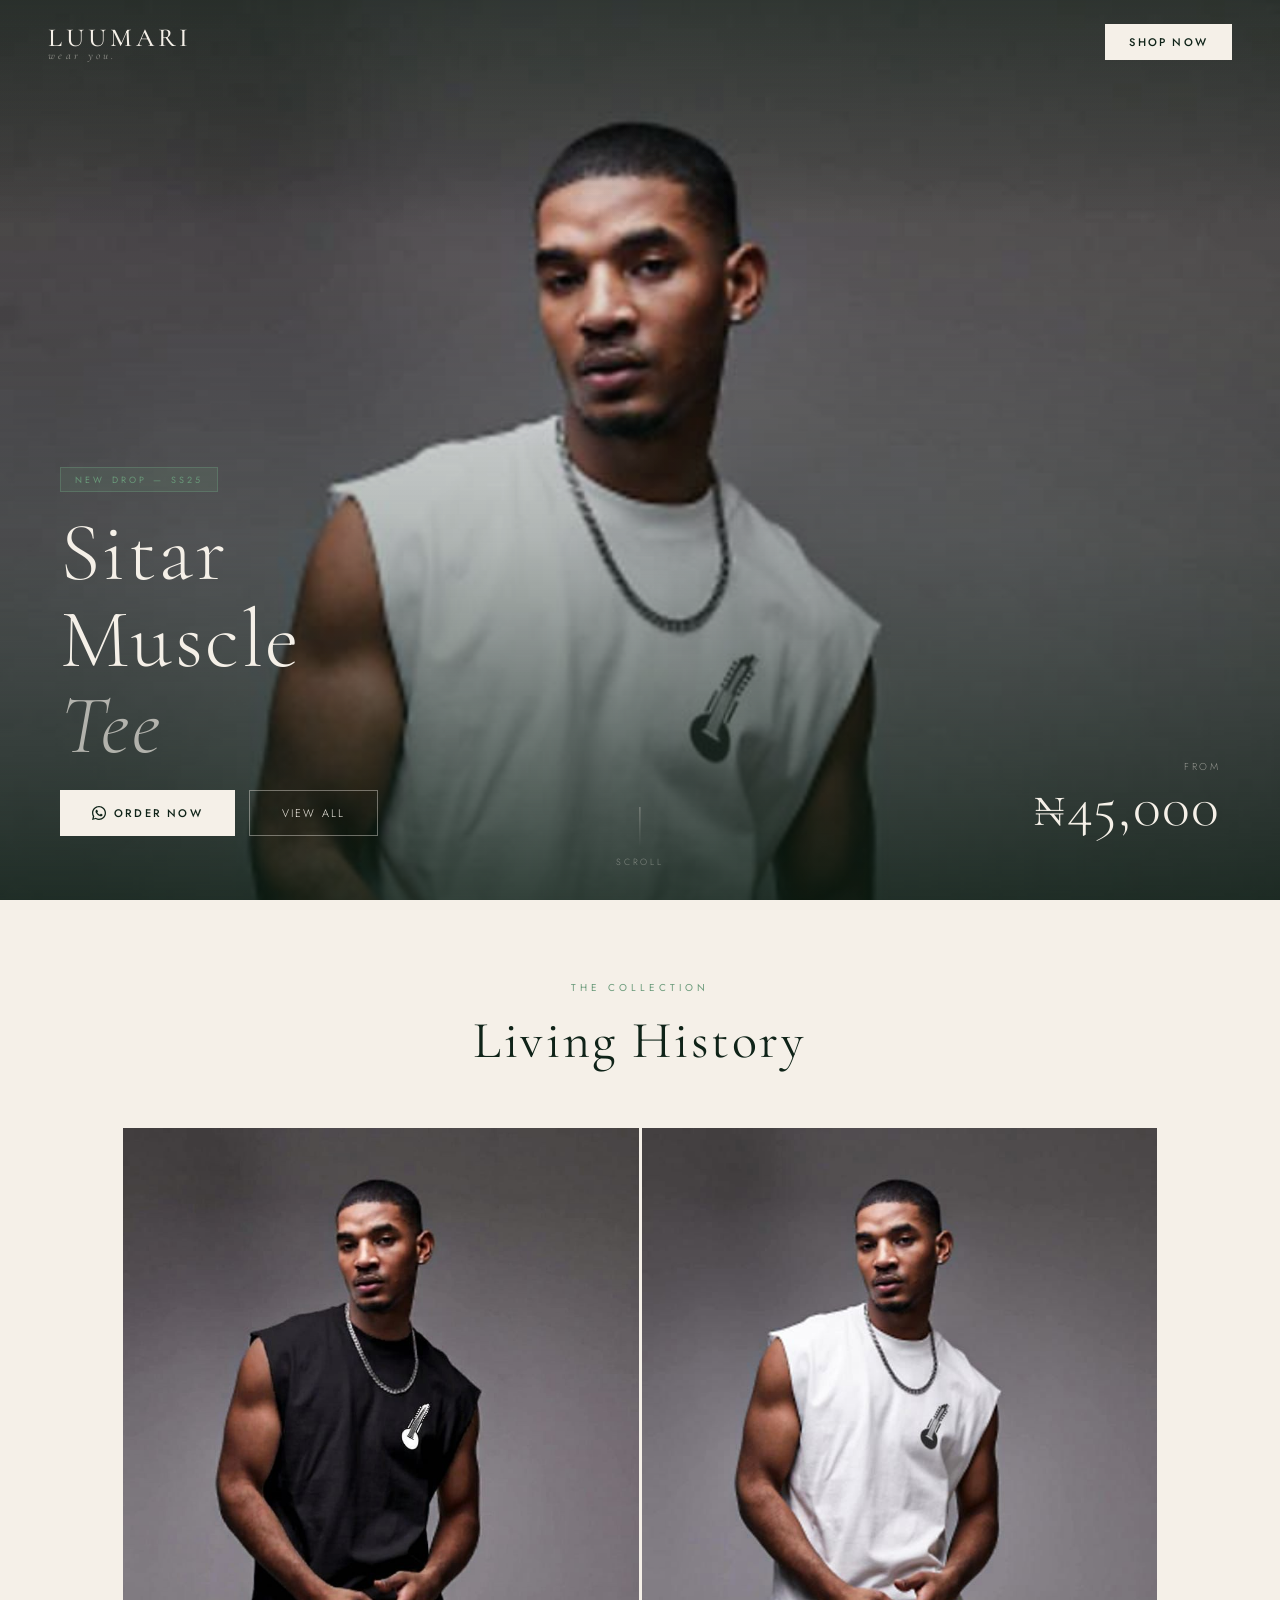
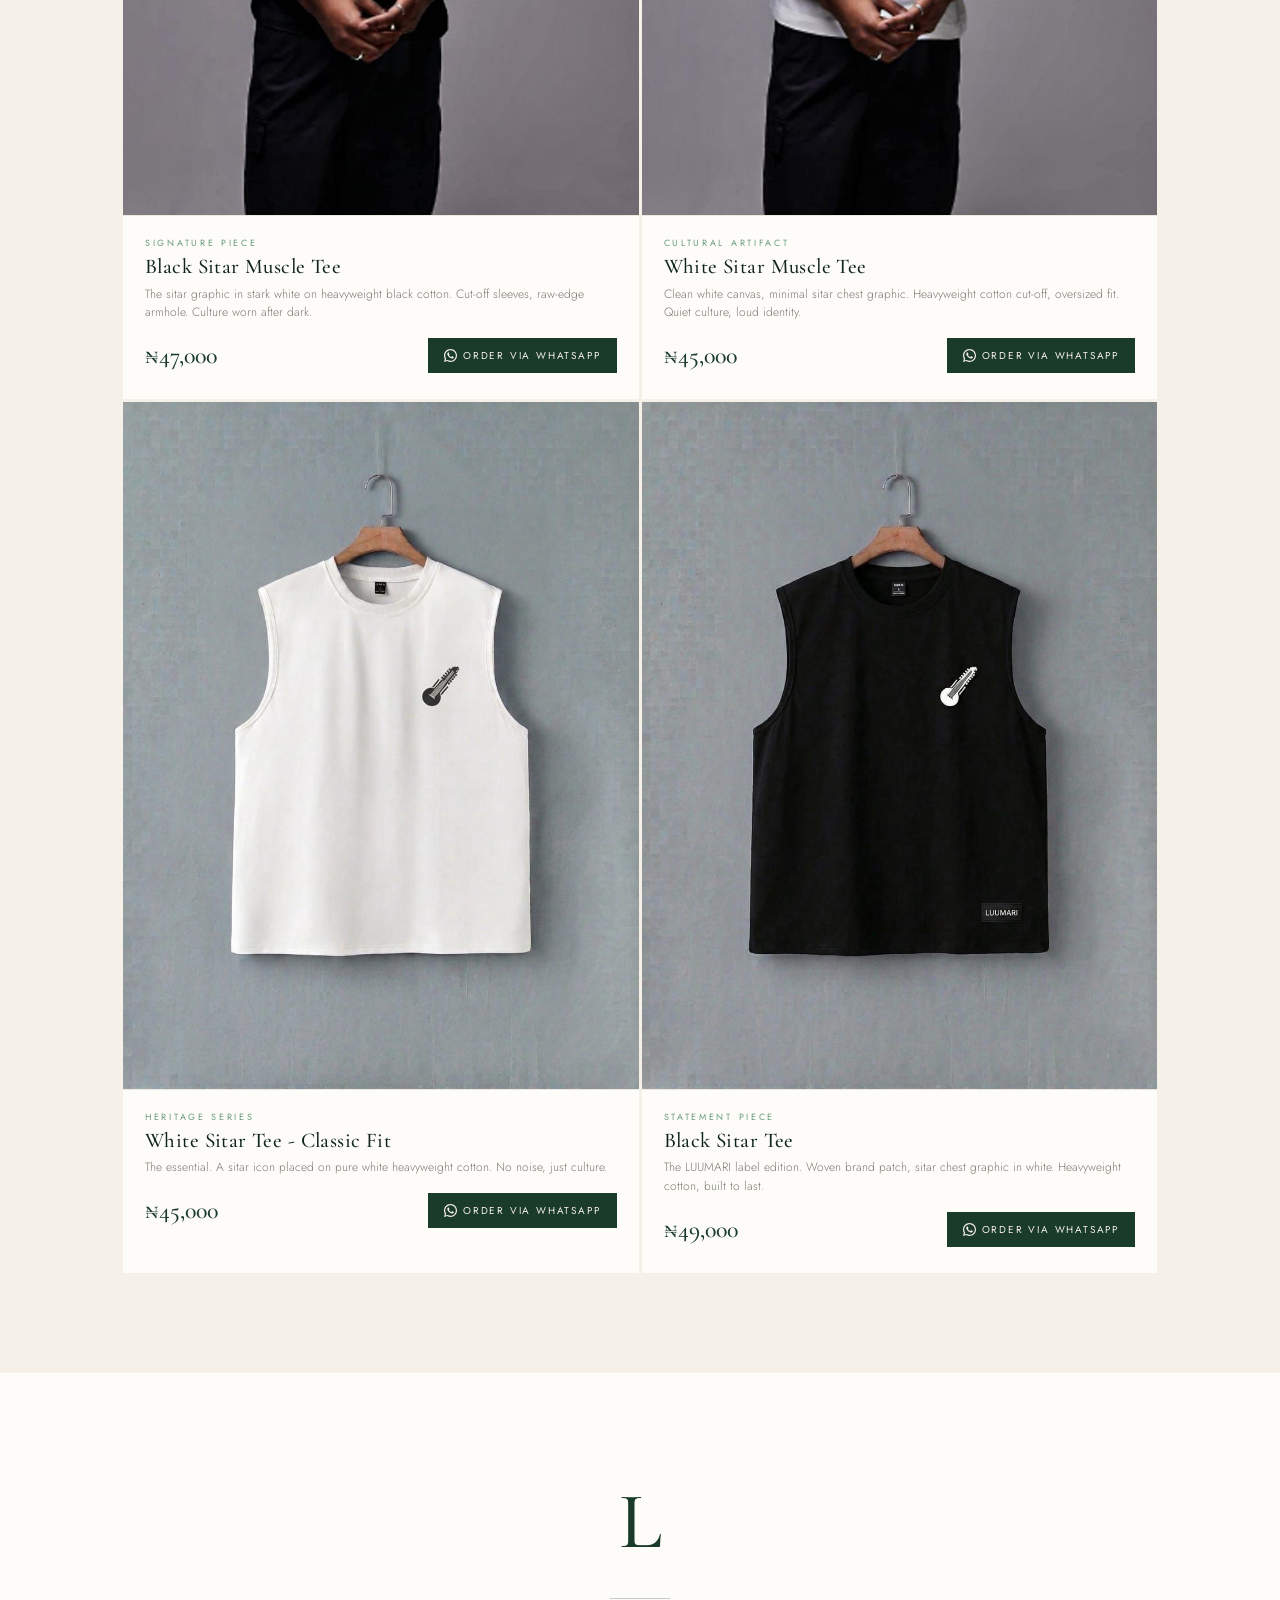
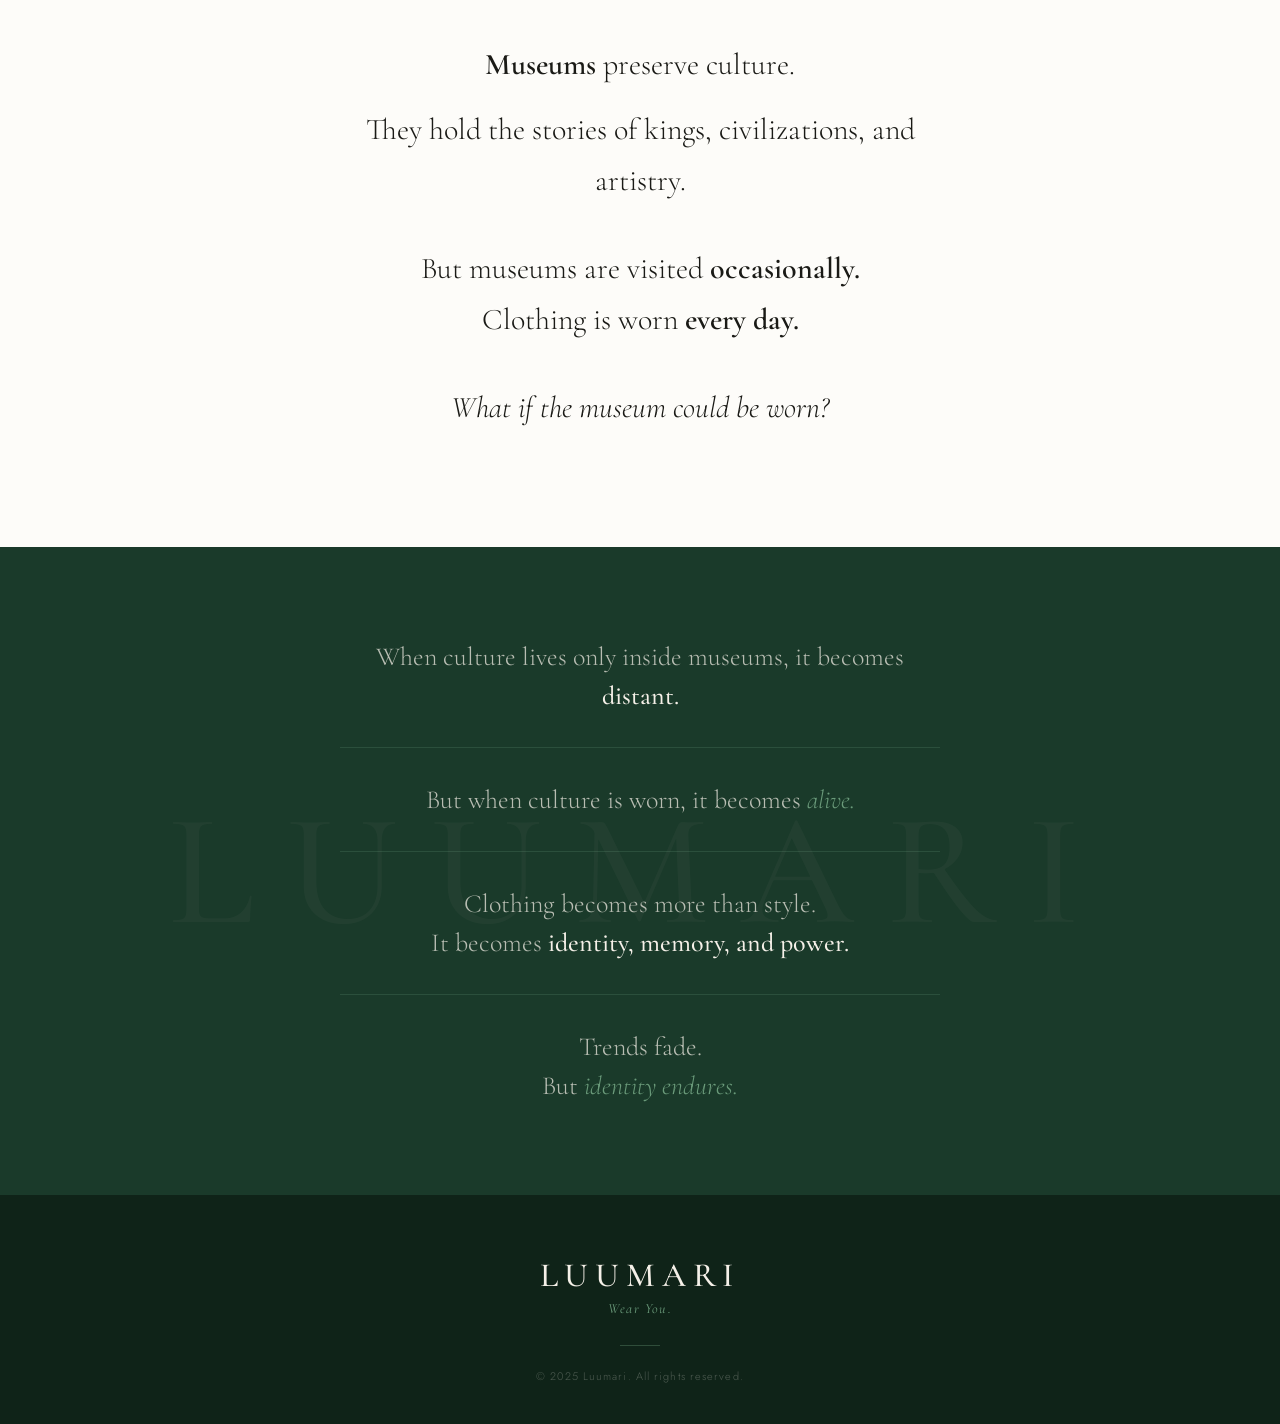
<file: luumari-6.html>
<!DOCTYPE html>
<html lang="en">
<head>
<meta charset="UTF-8" />
<meta name="viewport" content="width=device-width, initial-scale=1.0" />
<title>LUUMARI — Wear You.</title>
<link href="https://fonts.googleapis.com/css2?family=Cormorant+Garamond:ital,wght@0,300;0,400;0,500;0,600;1,300;1,400;1,500&family=Jost:wght@200;300;400;500&display=swap" rel="stylesheet">
<style>
  :root {
    --forest: #1a3a2a;
    --forest-deep: #0f2318;
    --sage: #6a9a7a;
    --cream: #f5f0e8;
    --cream-dark: #ede8df;
    --ink: #1a1a16;
    --muted: #7a7a72;
    --white: #fdfcf9;
  }

  * { margin: 0; padding: 0; box-sizing: border-box; }
  html { scroll-behavior: smooth; }

  body {
    font-family: 'Jost', sans-serif;
    background: var(--cream);
    color: var(--ink);
    overflow-x: hidden;
  }

  /* ── NAV ── */
  nav {
    position: fixed;
    top: 0; left: 0; right: 0;
    z-index: 100;
    padding: 22px 48px;
    display: flex;
    align-items: center;
    justify-content: space-between;
    /* starts transparent over hero image */
    background: transparent;
    transition: background 0.5s ease, backdrop-filter 0.5s ease, border-color 0.5s ease;
    border-bottom: 1px solid transparent;
  }
  nav.scrolled {
    background: rgba(245,240,232,0.93);
    backdrop-filter: blur(14px);
    border-bottom-color: rgba(26,58,42,0.1);
  }

  .nav-logo {
    font-family: 'Cormorant Garamond', serif;
    font-size: 26px;
    font-weight: 500;
    letter-spacing: 0.15em;
    color: var(--cream);
    text-decoration: none;
    transition: color 0.5s ease;
  }
  .nav-logo span {
    font-style: italic;
    font-weight: 300;
    font-size: 11px;
    display: block;
    letter-spacing: 0.3em;
    color: rgba(245,240,232,0.6);
    margin-top: -4px;
    text-transform: lowercase;
    transition: color 0.5s ease;
  }
  nav.scrolled .nav-logo { color: var(--forest-deep); }
  nav.scrolled .nav-logo span { color: var(--sage); }

  .nav-cta {
    background: var(--cream);
    color: var(--forest-deep);
    text-decoration: none;
    padding: 10px 24px;
    font-size: 11px;
    letter-spacing: 0.2em;
    text-transform: uppercase;
    font-weight: 500;
    transition: background 0.3s, color 0.3s;
  }
  nav.scrolled .nav-cta {
    background: var(--forest);
    color: var(--cream);
  }
  .nav-cta:hover { opacity: 0.85; }

  /* ── HERO — full bleed product image ── */
  .hero {
    position: relative;
    width: 100%;
    height: 100vh;
    min-height: 600px;
    overflow: hidden;
    background: var(--forest-deep);
  }

  .hero-img {
    position: absolute;
    inset: 0;
    width: 100%; height: 100%;
    object-fit: cover;
    object-position: center top;
    display: block;
    /* subtle zoom-in on load */
    animation: heroZoom 8s ease forwards;
  }

  @keyframes heroZoom {
    from { transform: scale(1.08); }
    to   { transform: scale(1.0); }
  }

  /* dark gradient at bottom for text legibility */
  .hero-gradient {
    position: absolute;
    inset: 0;
    background:
      linear-gradient(to top, rgba(10,28,18,0.82) 0%, rgba(10,28,18,0.3) 40%, rgba(10,28,18,0.08) 70%, transparent 100%);
    pointer-events: none;
  }

  /* thin top gradient so nav reads on image */
  .hero-gradient-top {
    position: absolute;
    inset: 0;
    background: linear-gradient(to bottom, rgba(10,28,18,0.45) 0%, transparent 25%);
    pointer-events: none;
  }

  .hero-content {
    position: absolute;
    bottom: 0; left: 0; right: 0;
    padding: 0 60px 64px;
    display: flex;
    align-items: flex-end;
    justify-content: space-between;
    gap: 40px;
  }

  .hero-text { flex: 1; }

  .hero-tag {
    display: inline-block;
    font-size: 9px;
    letter-spacing: 0.35em;
    text-transform: uppercase;
    color: var(--sage);
    background: rgba(106,154,122,0.15);
    border: 1px solid rgba(106,154,122,0.4);
    padding: 5px 14px;
    margin-bottom: 18px;
    animation: fadeUp 0.7s 0.2s ease both;
  }

  .hero h1 {
    font-family: 'Cormorant Garamond', serif;
    font-size: clamp(42px, 6.5vw, 86px);
    font-weight: 300;
    color: var(--cream);
    line-height: 1.04;
    letter-spacing: 0.03em;
    margin-bottom: 20px;
    animation: fadeUp 0.7s 0.35s ease both;
  }
  .hero h1 em { font-style: italic; color: rgba(245,240,232,0.65); }

  .hero-actions {
    display: flex;
    gap: 14px;
    flex-wrap: wrap;
    animation: fadeUp 0.7s 0.5s ease both;
  }

  .hero-btn-primary {
    background: var(--cream);
    color: var(--forest-deep);
    text-decoration: none;
    padding: 14px 32px;
    font-size: 11px;
    letter-spacing: 0.2em;
    text-transform: uppercase;
    font-weight: 500;
    transition: opacity 0.3s;
    display: inline-flex;
    align-items: center;
    gap: 8px;
  }
  .hero-btn-primary:hover { opacity: 0.88; }

  .hero-btn-secondary {
    border: 1px solid rgba(245,240,232,0.4);
    color: var(--cream);
    text-decoration: none;
    padding: 14px 32px;
    font-size: 11px;
    letter-spacing: 0.2em;
    text-transform: uppercase;
    font-weight: 300;
    transition: border-color 0.3s, background 0.3s;
  }
  .hero-btn-secondary:hover {
    border-color: rgba(245,240,232,0.8);
    background: rgba(245,240,232,0.08);
  }

  /* price badge — top right of hero */
  .hero-badge {
    flex-shrink: 0;
    text-align: right;
    animation: fadeUp 0.7s 0.6s ease both;
  }
  .hero-badge-label {
    font-size: 10px;
    letter-spacing: 0.25em;
    text-transform: uppercase;
    color: rgba(245,240,232,0.5);
    display: block;
    margin-bottom: 4px;
    font-weight: 300;
  }
  .hero-badge-price {
    font-family: 'Cormorant Garamond', serif;
    font-size: clamp(36px, 5vw, 58px);
    font-weight: 300;
    color: var(--cream);
    line-height: 1;
    letter-spacing: 0.02em;
  }

  /* scroll indicator */
  .scroll-hint {
    position: absolute;
    bottom: 32px;
    left: 50%;
    transform: translateX(-50%);
    display: flex;
    flex-direction: column;
    align-items: center;
    gap: 8px;
    animation: fadeIn 1s 1.2s ease both;
    pointer-events: none;
  }
  .scroll-hint span {
    font-size: 9px;
    letter-spacing: 0.3em;
    text-transform: uppercase;
    color: rgba(245,240,232,0.4);
    font-weight: 300;
  }
  .scroll-line {
    width: 1px;
    height: 40px;
    background: linear-gradient(to bottom, rgba(245,240,232,0.4), transparent);
    animation: scrollPulse 2s 1.5s ease-in-out infinite;
  }
  @keyframes scrollPulse {
    0%,100% { opacity: 0.4; transform: scaleY(1); }
    50% { opacity: 1; transform: scaleY(0.6); }
  }

  /* ── PRODUCT GRID ── */
  .products {
    padding: 80px 0 100px;
    background: var(--cream);
  }
  .section-header {
    text-align: center;
    margin-bottom: 56px;
    padding: 0 24px;
  }
  .section-eyebrow {
    font-size: 10px;
    letter-spacing: 0.4em;
    text-transform: uppercase;
    color: var(--sage);
    margin-bottom: 14px;
    font-weight: 400;
    display: block;
  }
  .section-title {
    font-family: 'Cormorant Garamond', serif;
    font-size: clamp(32px, 5vw, 52px);
    font-weight: 400;
    color: var(--forest-deep);
    letter-spacing: 0.05em;
  }

  .products-grid {
    display: grid;
    grid-template-columns: repeat(2, 1fr);
    gap: 3px;
    max-width: 1040px;
    margin: 0 auto;
    padding: 0 3px;
  }

  .product-card {
    background: var(--white);
    overflow: hidden;
    text-decoration: none;
    display: block;
    transition: transform 0.4s ease, box-shadow 0.4s ease;
  }
  .product-card:hover {
    transform: translateY(-6px);
    box-shadow: 0 20px 60px rgba(15,35,24,0.15);
  }

  .product-img-wrap {
    width: 100%;
    aspect-ratio: 3/4;
    overflow: hidden;
    position: relative;
    background: var(--cream-dark);
  }
  .product-img {
    width: 100%; height: 100%;
    object-fit: cover;
    display: block;
    transition: transform 0.7s ease;
  }
  .product-card:hover .product-img { transform: scale(1.06); }

  .product-overlay {
    position: absolute;
    inset: 0;
    background: rgba(15,35,24,0.45);
    display: flex;
    align-items: center;
    justify-content: center;
    opacity: 0;
    transition: opacity 0.4s ease;
  }
  .product-card:hover .product-overlay { opacity: 1; }
  .overlay-text {
    color: var(--cream);
    font-size: 11px;
    letter-spacing: 0.25em;
    text-transform: uppercase;
    font-weight: 400;
    border: 1px solid rgba(245,240,232,0.6);
    padding: 12px 28px;
  }

  .product-info {
    padding: 20px 22px 26px;
    border-top: 1px solid var(--cream-dark);
  }
  .product-tag {
    font-size: 9px;
    letter-spacing: 0.3em;
    text-transform: uppercase;
    color: var(--sage);
    font-weight: 400;
    margin-bottom: 5px;
    display: block;
  }
  .product-name {
    font-family: 'Cormorant Garamond', serif;
    font-size: 21px;
    font-weight: 500;
    color: var(--forest-deep);
    margin-bottom: 4px;
    line-height: 1.25;
    letter-spacing: 0.02em;
  }
  .product-desc {
    font-size: 12px;
    color: var(--muted);
    line-height: 1.55;
    font-weight: 300;
    margin-bottom: 16px;
  }
  .product-footer {
    display: flex;
    align-items: center;
    justify-content: space-between;
    gap: 12px;
  }
  .product-price {
    font-family: 'Cormorant Garamond', serif;
    font-size: 24px;
    font-weight: 500;
    color: var(--forest);
  }
  .product-btn {
    background: var(--forest);
    color: var(--cream);
    border: none;
    padding: 10px 16px;
    font-family: 'Jost', sans-serif;
    font-size: 10px;
    letter-spacing: 0.18em;
    text-transform: uppercase;
    cursor: pointer;
    transition: background 0.3s;
    text-decoration: none;
    display: inline-flex;
    align-items: center;
    gap: 6px;
    white-space: nowrap;
  }
  .product-btn:hover { background: var(--forest-deep); }
  .product-btn svg { width: 13px; height: 13px; fill: currentColor; flex-shrink: 0; }

  /* ── MANIFESTO ── */
  .manifesto {
    background: var(--white);
    padding: 100px 24px;
    text-align: center;
  }
  .manifesto-l {
    font-family: 'Cormorant Garamond', serif;
    font-size: 80px;
    color: var(--forest);
    font-weight: 500;
    margin-bottom: 28px;
    display: block;
  }
  .manifesto-rule {
    width: 60px; height: 1px;
    background: var(--forest);
    margin: 0 auto 40px;
    opacity: 0.25;
  }
  .manifesto p {
    font-family: 'Cormorant Garamond', serif;
    font-size: clamp(20px, 3vw, 30px);
    font-weight: 300;
    color: var(--ink);
    line-height: 1.7;
    max-width: 580px;
    margin: 0 auto 14px;
  }
  .manifesto p strong { font-weight: 600; }
  .manifesto p em { font-style: italic; }

  /* ── VISION BAND ── */
  .vision-band {
    background: var(--forest);
    padding: 90px 24px;
    display: flex;
    flex-direction: column;
    align-items: center;
    overflow: hidden;
    position: relative;
  }
  .vision-band::before {
    content: 'LUUMARI';
    font-family: 'Cormorant Garamond', serif;
    font-size: clamp(60px, 14vw, 160px);
    font-weight: 500;
    color: rgba(245,240,232,0.035);
    position: absolute;
    white-space: nowrap;
    letter-spacing: 0.2em;
    pointer-events: none;
    top: 50%;
    transform: translateY(-50%);
    user-select: none;
  }
  .vision-statements {
    display: flex;
    flex-direction: column;
    align-items: center;
    gap: 32px;
    max-width: 600px;
    text-align: center;
    position: relative;
    z-index: 1;
  }
  .vision-item {
    font-family: 'Cormorant Garamond', serif;
    font-size: clamp(18px, 3vw, 26px);
    color: rgba(245,240,232,0.72);
    font-weight: 300;
    line-height: 1.5;
    border-top: 1px solid rgba(106,154,122,0.22);
    padding-top: 32px;
    width: 100%;
  }
  .vision-item:first-child { border-top: none; padding-top: 0; }
  .vision-item strong { color: var(--cream); font-weight: 500; }
  .vision-item em { font-style: italic; color: var(--sage); }

  /* ── FOOTER ── */
  footer {
    background: var(--forest-deep);
    padding: 60px 24px 40px;
    text-align: center;
  }
  .footer-logo {
    font-family: 'Cormorant Garamond', serif;
    font-size: 34px;
    font-weight: 500;
    letter-spacing: 0.2em;
    color: var(--cream);
    display: block;
    margin-bottom: 4px;
  }
  .footer-tagline {
    font-family: 'Cormorant Garamond', serif;
    font-style: italic;
    font-size: 14px;
    color: var(--sage);
    letter-spacing: 0.1em;
    margin-bottom: 28px;
    display: block;
  }
  .footer-rule {
    width: 40px; height: 1px;
    background: rgba(106,154,122,0.35);
    margin: 0 auto 22px;
  }
  .footer-copy {
    font-size: 11px;
    color: rgba(245,240,232,0.28);
    letter-spacing: 0.1em;
    font-weight: 300;
  }

  /* ── ANIMATIONS ── */
  @keyframes fadeUp {
    from { opacity: 0; transform: translateY(22px); }
    to   { opacity: 1; transform: translateY(0); }
  }
  @keyframes fadeIn {
    from { opacity: 0; }
    to   { opacity: 1; }
  }

  /* ── MOBILE ── */
  @media (max-width: 680px) {
    nav { padding: 18px 20px; }
    .hero-content {
      flex-direction: column;
      align-items: flex-start;
      padding: 0 24px 48px;
      gap: 20px;
    }
    .hero-badge { text-align: left; }
    .scroll-hint { display: none; }
    .products-grid { grid-template-columns: 1fr; }
    .vision-band { padding: 60px 20px; }
    .product-info { padding: 16px 16px 20px; }
  }
</style>
</head>
<body>

<!-- NAV -->
<nav id="nav">
  <a href="#" class="nav-logo">
    LUUMARI
    <span>Wear You.</span>
  </a>
  <a href="#products" class="nav-cta">Shop Now</a>
</nav>

<!-- HERO — full bleed product image -->
<section class="hero">
  <!-- Varsity jacket / styled model shot from Unsplash -->
  <img
    class="hero-img"
    src="./assets/images/luumari-model-in-white.jpg"
    alt="Artifact Varsity Jacket"
  />
  <div class="hero-gradient-top"></div>
  <div class="hero-gradient"></div>

  <div class="hero-content">
    <div class="hero-text">
      <span class="hero-tag">New Drop — SS25</span>
      <h1>Sitar<br>Muscle<br><em>Tee</em></h1>
      <div class="hero-actions">
        <a href="https://wa.me/1234567890?text=Hi%20Luumari%2C%20I%27m%20interested%20in%20the%20Artifact%20Varsity%20Jacket" class="hero-btn-primary" target="_blank" rel="noopener">
          <svg width="14" height="14" viewBox="0 0 24 24" fill="currentColor"><path d="M17.472 14.382c-.297-.149-1.758-.867-2.03-.967-.273-.099-.471-.148-.67.15-.197.297-.767.966-.94 1.164-.173.199-.347.223-.644.075-.297-.15-1.255-.463-2.39-1.475-.883-.788-1.48-1.761-1.653-2.059-.173-.297-.018-.458.13-.606.134-.133.298-.347.446-.52.149-.174.198-.298.298-.497.099-.198.05-.371-.025-.52-.075-.149-.669-1.612-.916-2.207-.242-.579-.487-.5-.669-.51-.173-.008-.371-.01-.57-.01-.198 0-.52.074-.792.372-.272.297-1.04 1.016-1.04 2.479 0 1.462 1.065 2.875 1.213 3.074.149.198 2.096 3.2 5.077 4.487.709.306 1.262.489 1.694.625.712.227 1.36.195 1.871.118.571-.085 1.758-.719 2.006-1.413.248-.694.248-1.289.173-1.413-.074-.124-.272-.198-.57-.347z"/><path d="M12.005 0C5.374 0 0 5.373 0 12c0 2.117.554 4.103 1.523 5.83L.057 23.868l6.192-1.626C7.957 23.437 9.942 24 12.005 24 18.63 24 24 18.627 24 12S18.63 0 12.005 0zm.001 21.818c-1.832 0-3.53-.494-4.99-1.352l-.357-.211-3.676.965.983-3.58-.234-.368A9.808 9.808 0 012.18 12c0-5.415 4.409-9.818 9.826-9.818 5.417 0 9.826 4.403 9.826 9.818 0 5.415-4.41 9.818-9.826 9.818z"/></svg>
          Order Now
        </a>
        <a href="#products" class="hero-btn-secondary">View All</a>
      </div>
    </div>

    <div class="hero-badge">
      <span class="hero-badge-label">From</span>
      <span class="hero-badge-price">₦45,000</span>
    </div>
  </div>

  <div class="scroll-hint">
    <div class="scroll-line"></div>
    <span>Scroll</span>
  </div>
</section>

<!-- PRODUCT GRID -->
<section class="products" id="products">
  <div class="section-header">
    <span class="section-eyebrow">The Collection</span>
    <h2 class="section-title">Living History</h2>
  </div>

  <div class="products-grid">

    <!-- Product 1 -->
    <a href="https://wa.me/1234567890?text=Hi%20Luumari%2C%20I%27m%20interested%20in%20the%20Heritage%20Woven%20Tee" class="product-card" target="_blank" rel="noopener">
      <div class="product-img-wrap">
        <img class="product-img"
          src="./assets/images/luumari-model-in-black.jpg"
          alt="Black Sitar Muscle Tee" loading="lazy" />
        <div class="product-overlay"><span class="overlay-text">Order on WhatsApp</span></div>
      </div>
      <div class="product-info">
        <span class="product-tag">Signature Piece</span>
        <div class="product-name">Black Sitar Muscle Tee</div>
        <div class="product-desc">The sitar graphic in stark white on heavyweight black cotton. Cut-off sleeves, raw-edge armhole. Culture worn after dark.</div>
        <div class="product-footer">
          <span class="product-price">₦47,000</span>
          <span class="product-btn">
            <svg viewBox="0 0 24 24"><path d="M17.472 14.382c-.297-.149-1.758-.867-2.03-.967-.273-.099-.471-.148-.67.15-.197.297-.767.966-.94 1.164-.173.199-.347.223-.644.075-.297-.15-1.255-.463-2.39-1.475-.883-.788-1.48-1.761-1.653-2.059-.173-.297-.018-.458.13-.606.134-.133.298-.347.446-.52.149-.174.198-.298.298-.497.099-.198.05-.371-.025-.52-.075-.149-.669-1.612-.916-2.207-.242-.579-.487-.5-.669-.51-.173-.008-.371-.01-.57-.01-.198 0-.52.074-.792.372-.272.297-1.04 1.016-1.04 2.479 0 1.462 1.065 2.875 1.213 3.074.149.198 2.096 3.2 5.077 4.487.709.306 1.262.489 1.694.625.712.227 1.36.195 1.871.118.571-.085 1.758-.719 2.006-1.413.248-.694.248-1.289.173-1.413-.074-.124-.272-.198-.57-.347z"/><path d="M12.005 0C5.374 0 0 5.373 0 12c0 2.117.554 4.103 1.523 5.83L.057 23.868l6.192-1.626C7.957 23.437 9.942 24 12.005 24 18.63 24 24 18.627 24 12S18.63 0 12.005 0zm.001 21.818c-1.832 0-3.53-.494-4.99-1.352l-.357-.211-3.676.965.983-3.58-.234-.368A9.808 9.808 0 012.18 12c0-5.415 4.409-9.818 9.826-9.818 5.417 0 9.826 4.403 9.826 9.818 0 5.415-4.41 9.818-9.826 9.818z"/></svg>
            Order via WhatsApp
          </span>
        </div>
      </div>
    </a>

    <!-- Product 2 -->
    <a href="https://wa.me/1234567890?text=Hi%20Luumari%2C%20I%27m%20interested%20in%20the%20Adinkra%20Hoodie" class="product-card" target="_blank" rel="noopener">
      <div class="product-img-wrap">
        <img class="product-img"
          src="./assets/images/luumari-model-in-white.jpg"
          alt="White Sitar Muscle Tee" loading="lazy" />
        <div class="product-overlay"><span class="overlay-text">Order on WhatsApp</span></div>
      </div>
      <div class="product-info">
        <span class="product-tag">Cultural Artifact</span>
        <div class="product-name">White Sitar Muscle Tee</div>
        <div class="product-desc">Clean white canvas, minimal sitar chest graphic. Heavyweight cotton cut-off, oversized fit. Quiet culture, loud identity.</div>
        <div class="product-footer">
          <span class="product-price">₦45,000</span>
          <span class="product-btn">
            <svg viewBox="0 0 24 24"><path d="M17.472 14.382c-.297-.149-1.758-.867-2.03-.967-.273-.099-.471-.148-.67.15-.197.297-.767.966-.94 1.164-.173.199-.347.223-.644.075-.297-.15-1.255-.463-2.39-1.475-.883-.788-1.48-1.761-1.653-2.059-.173-.297-.018-.458.13-.606.134-.133.298-.347.446-.52.149-.174.198-.298.298-.497.099-.198.05-.371-.025-.52-.075-.149-.669-1.612-.916-2.207-.242-.579-.487-.5-.669-.51-.173-.008-.371-.01-.57-.01-.198 0-.52.074-.792.372-.272.297-1.04 1.016-1.04 2.479 0 1.462 1.065 2.875 1.213 3.074.149.198 2.096 3.2 5.077 4.487.709.306 1.262.489 1.694.625.712.227 1.36.195 1.871.118.571-.085 1.758-.719 2.006-1.413.248-.694.248-1.289.173-1.413-.074-.124-.272-.198-.57-.347z"/><path d="M12.005 0C5.374 0 0 5.373 0 12c0 2.117.554 4.103 1.523 5.83L.057 23.868l6.192-1.626C7.957 23.437 9.942 24 12.005 24 18.63 24 24 18.627 24 12S18.63 0 12.005 0zm.001 21.818c-1.832 0-3.53-.494-4.99-1.352l-.357-.211-3.676.965.983-3.58-.234-.368A9.808 9.808 0 012.18 12c0-5.415 4.409-9.818 9.826-9.818 5.417 0 9.826 4.403 9.826 9.818 0 5.415-4.41 9.818-9.826 9.818z"/></svg>
            Order via WhatsApp
          </span>
        </div>
      </div>
    </a>

    <!-- Product 3 -->
    <a href="https://wa.me/1234567890?text=Hi%20Luumari%2C%20I%27m%20interested%20in%20the%20Kente%20Track%20Pants" class="product-card" target="_blank" rel="noopener">
      <div class="product-img-wrap">
        <img class="product-img"
          src="./assets/images/luumari-white-tee.jpg"
          alt="White Sitar Tee - Classic Fit" loading="lazy" />
        <div class="product-overlay"><span class="overlay-text">Order on WhatsApp</span></div>
      </div>
      <div class="product-info">
        <span class="product-tag">Heritage Series</span>
        <div class="product-name">White Sitar Tee - Classic Fit</div>
        <div class="product-desc">The essential. A sitar icon placed on pure white heavyweight cotton. No noise, just culture.</div>
        <div class="product-footer">
          <span class="product-price">₦45,000</span>
          <span class="product-btn">
            <svg viewBox="0 0 24 24"><path d="M17.472 14.382c-.297-.149-1.758-.867-2.03-.967-.273-.099-.471-.148-.67.15-.197.297-.767.966-.94 1.164-.173.199-.347.223-.644.075-.297-.15-1.255-.463-2.39-1.475-.883-.788-1.48-1.761-1.653-2.059-.173-.297-.018-.458.13-.606.134-.133.298-.347.446-.52.149-.174.198-.298.298-.497.099-.198.05-.371-.025-.52-.075-.149-.669-1.612-.916-2.207-.242-.579-.487-.5-.669-.51-.173-.008-.371-.01-.57-.01-.198 0-.52.074-.792.372-.272.297-1.04 1.016-1.04 2.479 0 1.462 1.065 2.875 1.213 3.074.149.198 2.096 3.2 5.077 4.487.709.306 1.262.489 1.694.625.712.227 1.36.195 1.871.118.571-.085 1.758-.719 2.006-1.413.248-.694.248-1.289.173-1.413-.074-.124-.272-.198-.57-.347z"/><path d="M12.005 0C5.374 0 0 5.373 0 12c0 2.117.554 4.103 1.523 5.83L.057 23.868l6.192-1.626C7.957 23.437 9.942 24 12.005 24 18.63 24 24 18.627 24 12S18.63 0 12.005 0zm.001 21.818c-1.832 0-3.53-.494-4.99-1.352l-.357-.211-3.676.965.983-3.58-.234-.368A9.808 9.808 0 012.18 12c0-5.415 4.409-9.818 9.826-9.818 5.417 0 9.826 4.403 9.826 9.818 0 5.415-4.41 9.818-9.826 9.818z"/></svg>
            Order via WhatsApp
          </span>
        </div>
      </div>
    </a>

    <!-- Product 4 -->
    <a href="https://wa.me/1234567890?text=Hi%20Luumari%2C%20I%27m%20interested%20in%20the%20Artifact%20Varsity%20Jacket" class="product-card" target="_blank" rel="noopener">
      <div class="product-img-wrap">
        <img class="product-img"
          src="./assets/images/luumari-black-tee.jpg"
          alt="Black Sitar Tee" loading="lazy" />
        <div class="product-overlay"><span class="overlay-text">Order on WhatsApp</span></div>
      </div>
      <div class="product-info">
        <span class="product-tag">Statement Piece</span>
        <div class="product-name">Black Sitar Tee</div>
        <div class="product-desc">The LUUMARI label edition. Woven brand patch, sitar chest graphic in white. Heavyweight cotton, built to last.</div>
        <div class="product-footer">
          <span class="product-price">₦49,000</span>
          <span class="product-btn">
            <svg viewBox="0 0 24 24"><path d="M17.472 14.382c-.297-.149-1.758-.867-2.03-.967-.273-.099-.471-.148-.67.15-.197.297-.767.966-.94 1.164-.173.199-.347.223-.644.075-.297-.15-1.255-.463-2.39-1.475-.883-.788-1.48-1.761-1.653-2.059-.173-.297-.018-.458.13-.606.134-.133.298-.347.446-.52.149-.174.198-.298.298-.497.099-.198.05-.371-.025-.52-.075-.149-.669-1.612-.916-2.207-.242-.579-.487-.5-.669-.51-.173-.008-.371-.01-.57-.01-.198 0-.52.074-.792.372-.272.297-1.04 1.016-1.04 2.479 0 1.462 1.065 2.875 1.213 3.074.149.198 2.096 3.2 5.077 4.487.709.306 1.262.489 1.694.625.712.227 1.36.195 1.871.118.571-.085 1.758-.719 2.006-1.413.248-.694.248-1.289.173-1.413-.074-.124-.272-.198-.57-.347z"/><path d="M12.005 0C5.374 0 0 5.373 0 12c0 2.117.554 4.103 1.523 5.83L.057 23.868l6.192-1.626C7.957 23.437 9.942 24 12.005 24 18.63 24 24 18.627 24 12S18.63 0 12.005 0zm.001 21.818c-1.832 0-3.53-.494-4.99-1.352l-.357-.211-3.676.965.983-3.58-.234-.368A9.808 9.808 0 012.18 12c0-5.415 4.409-9.818 9.826-9.818 5.417 0 9.826 4.403 9.826 9.818 0 5.415-4.41 9.818-9.826 9.818z"/></svg>
            Order via WhatsApp
          </span>
        </div>
      </div>
    </a>

  </div>
</section>

<!-- THE IDEA -->
<section class="manifesto">
  <span class="manifesto-l">L</span>
  <div class="manifesto-rule"></div>
  <p><strong>Museums</strong> preserve culture.</p>
  <p>They hold the stories of kings, civilizations, and artistry.</p>
  <br>
  <p>But museums are visited <strong>occasionally.</strong><br>Clothing is worn <strong>every day.</strong></p>
  <br>
  <p><em>What if the museum could be worn?</em></p>
</section>

<!-- VISION BAND -->
<section class="vision-band">
  <div class="vision-statements">
    <div class="vision-item">When culture lives only inside museums, it becomes <strong>distant.</strong></div>
    <div class="vision-item">But when culture is worn, it becomes <em>alive.</em></div>
    <div class="vision-item">Clothing becomes more than style.<br>It becomes <strong>identity, memory, and power.</strong></div>
    <div class="vision-item">Trends fade.<br>But <em>identity endures.</em></div>
  </div>
</section>

<!-- FOOTER -->
<footer>
  <span class="footer-logo">LUUMARI</span>
  <span class="footer-tagline">Wear You.</span>
  <div class="footer-rule"></div>
  <p class="footer-copy">© 2025 Luumari. All rights reserved.</p>
</footer>

<script>
  // Nav becomes solid on scroll
  const nav = document.getElementById('nav');
  window.addEventListener('scroll', () => {
    nav.classList.toggle('scrolled', window.scrollY > 60);
  }, { passive: true });
</script>

</body>
</html>
</file>
<file: assets/style.css>
:root {
    --forest: #1a3a2a;
    --forest-deep: #0f2318;
    --sage: #6a9a7a;
    --cream: #f5f0e8;
    --cream-dark: #ede8df;
    --ink: #1a1a16;
    --muted: #7a7a72;
    --white: #fdfcf9;
  }

  * { margin: 0; padding: 0; box-sizing: border-box; }
  html { scroll-behavior: smooth; }

  body {
    font-family: 'Jost', sans-serif;
    background: var(--cream);
    color: var(--ink);
    overflow-x: hidden;
  }

  /* ── NAV ── */
  nav {
    position: fixed;
    top: 0; left: 0; right: 0;
    z-index: 100;
    padding: 22px 48px;
    display: flex;
    align-items: center;
    justify-content: space-between;
    /* starts transparent over hero image */
    background: transparent;
    transition: background 0.5s ease, backdrop-filter 0.5s ease, border-color 0.5s ease;
    border-bottom: 1px solid transparent;
  }
  nav.scrolled {
    background: rgba(245,240,232,0.93);
    backdrop-filter: blur(14px);
    border-bottom-color: rgba(26,58,42,0.1);
  }

  .nav-logo {
    font-family: 'Cormorant Garamond', serif;
    font-size: 26px;
    font-weight: 500;
    letter-spacing: 0.15em;
    color: var(--cream);
    text-decoration: none;
    transition: color 0.5s ease;
  }
  .nav-logo span {
    font-style: italic;
    font-weight: 300;
    font-size: 11px;
    display: block;
    letter-spacing: 0.3em;
    color: rgba(245,240,232,0.6);
    margin-top: -4px;
    text-transform: lowercase;
    transition: color 0.5s ease;
  }
  nav.scrolled .nav-logo { color: var(--forest-deep); }
  nav.scrolled .nav-logo span { color: var(--sage); }

  .nav-cta {
    background: var(--cream);
    color: var(--forest-deep);
    text-decoration: none;
    padding: 10px 24px;
    font-size: 11px;
    letter-spacing: 0.2em;
    text-transform: uppercase;
    font-weight: 500;
    transition: background 0.3s, color 0.3s;
  }
  nav.scrolled .nav-cta {
    background: var(--forest);
    color: var(--cream);
  }
  .nav-cta:hover { opacity: 0.85; }

  /* ── HERO — full bleed product image ── */
  .hero {
    position: relative;
    width: 100%;
    height: 100vh;
    min-height: 600px;
    overflow: hidden;
    background: var(--forest-deep);
  }

  .hero-img {
    position: absolute;
    inset: 0;
    width: 100%; height: 100%;
    object-fit: cover;
    object-position: center top;
    display: block;
    /* subtle zoom-in on load */
    animation: heroZoom 8s ease forwards;
  }

  @keyframes heroZoom {
    from { transform: scale(1.08); }
    to   { transform: scale(1.0); }
  }

  /* dark gradient at bottom for text legibility */
  .hero-gradient {
    position: absolute;
    inset: 0;
    background:
      linear-gradient(to top, rgba(10,28,18,0.82) 0%, rgba(10,28,18,0.3) 40%, rgba(10,28,18,0.08) 70%, transparent 100%);
    pointer-events: none;
  }

  /* thin top gradient so nav reads on image */
  .hero-gradient-top {
    position: absolute;
    inset: 0;
    background: linear-gradient(to bottom, rgba(10,28,18,0.45) 0%, transparent 25%);
    pointer-events: none;
  }

  .hero-content {
    position: absolute;
    bottom: 0; left: 0; right: 0;
    padding: 0 60px 64px;
    display: flex;
    align-items: flex-end;
    justify-content: space-between;
    gap: 40px;
  }

  .hero-text { flex: 1; }

  .hero-tag {
    display: inline-block;
    font-size: 9px;
    letter-spacing: 0.35em;
    text-transform: uppercase;
    color: var(--sage);
    background: rgba(106,154,122,0.15);
    border: 1px solid rgba(106,154,122,0.4);
    padding: 5px 14px;
    margin-bottom: 18px;
    animation: fadeUp 0.7s 0.2s ease both;
  }

  .hero h1 {
    font-family: 'Cormorant Garamond', serif;
    font-size: clamp(42px, 6.5vw, 86px);
    font-weight: 300;
    color: var(--cream);
    line-height: 1.04;
    letter-spacing: 0.03em;
    margin-bottom: 20px;
    animation: fadeUp 0.7s 0.35s ease both;
  }
  .hero h1 em { font-style: italic; color: rgba(245,240,232,0.65); }

  .hero-actions {
    display: flex;
    gap: 14px;
    flex-wrap: wrap;
    animation: fadeUp 0.7s 0.5s ease both;
  }

  .hero-btn-primary {
    background: var(--cream);
    color: var(--forest-deep);
    text-decoration: none;
    padding: 14px 32px;
    font-size: 11px;
    letter-spacing: 0.2em;
    text-transform: uppercase;
    font-weight: 500;
    transition: opacity 0.3s;
    display: inline-flex;
    align-items: center;
    gap: 8px;
  }
  .hero-btn-primary:hover { opacity: 0.88; }

  .hero-btn-secondary {
    border: 1px solid rgba(245,240,232,0.4);
    color: var(--cream);
    text-decoration: none;
    padding: 14px 32px;
    font-size: 11px;
    letter-spacing: 0.2em;
    text-transform: uppercase;
    font-weight: 300;
    transition: border-color 0.3s, background 0.3s;
  }
  .hero-btn-secondary:hover {
    border-color: rgba(245,240,232,0.8);
    background: rgba(245,240,232,0.08);
  }

  /* price badge — top right of hero */
  .hero-badge {
    flex-shrink: 0;
    text-align: right;
    animation: fadeUp 0.7s 0.6s ease both;
  }
  .hero-badge-label {
    font-size: 10px;
    letter-spacing: 0.25em;
    text-transform: uppercase;
    color: rgba(245,240,232,0.5);
    display: block;
    margin-bottom: 4px;
    font-weight: 300;
  }
  .hero-badge-price {
    font-family: 'Cormorant Garamond', serif;
    font-size: clamp(36px, 5vw, 58px);
    font-weight: 300;
    color: var(--cream);
    line-height: 1;
    letter-spacing: 0.02em;
  }

  /* scroll indicator */
  .scroll-hint {
    position: absolute;
    bottom: 32px;
    left: 50%;
    transform: translateX(-50%);
    display: flex;
    flex-direction: column;
    align-items: center;
    gap: 8px;
    animation: fadeIn 1s 1.2s ease both;
    pointer-events: none;
  }
  .scroll-hint span {
    font-size: 9px;
    letter-spacing: 0.3em;
    text-transform: uppercase;
    color: rgba(245,240,232,0.4);
    font-weight: 300;
  }
  .scroll-line {
    width: 1px;
    height: 40px;
    background: linear-gradient(to bottom, rgba(245,240,232,0.4), transparent);
    animation: scrollPulse 2s 1.5s ease-in-out infinite;
  }
  @keyframes scrollPulse {
    0%,100% { opacity: 0.4; transform: scaleY(1); }
    50% { opacity: 1; transform: scaleY(0.6); }
  }

  /* ── PRODUCT GRID ── */
  .products {
    padding: 80px 0 100px;
    background: var(--cream);
  }
  .section-header {
    text-align: center;
    margin-bottom: 56px;
    padding: 0 24px;
  }
  .section-eyebrow {
    font-size: 10px;
    letter-spacing: 0.4em;
    text-transform: uppercase;
    color: var(--sage);
    margin-bottom: 14px;
    font-weight: 400;
    display: block;
  }
  .section-title {
    font-family: 'Cormorant Garamond', serif;
    font-size: clamp(32px, 5vw, 52px);
    font-weight: 400;
    color: var(--forest-deep);
    letter-spacing: 0.05em;
  }

  .products-grid {
    display: grid;
    grid-template-columns: repeat(2, 1fr);
    gap: 3px;
    max-width: 1040px;
    margin: 0 auto;
    padding: 0 3px;
  }

  .product-card {
    background: var(--white);
    overflow: hidden;
    text-decoration: none;
    display: block;
    transition: transform 0.4s ease, box-shadow 0.4s ease;
  }
  .product-card:hover {
    transform: translateY(-6px);
    box-shadow: 0 20px 60px rgba(15,35,24,0.15);
  }

  .product-img-wrap {
    width: 100%;
    aspect-ratio: 3/4;
    overflow: hidden;
    position: relative;
    background: var(--cream-dark);
  }
  .product-img {
    width: 100%; height: 100%;
    object-fit: cover;
    display: block;
    transition: transform 0.7s ease;
  }
  .product-card:hover .product-img { transform: scale(1.06); }

  .product-overlay {
    position: absolute;
    inset: 0;
    background: rgba(15,35,24,0.45);
    display: flex;
    align-items: center;
    justify-content: center;
    opacity: 0;
    transition: opacity 0.4s ease;
  }
  .product-card:hover .product-overlay { opacity: 1; }
  .overlay-text {
    color: var(--cream);
    font-size: 11px;
    letter-spacing: 0.25em;
    text-transform: uppercase;
    font-weight: 400;
    border: 1px solid rgba(245,240,232,0.6);
    padding: 12px 28px;
  }

  .product-info {
    padding: 20px 22px 26px;
    border-top: 1px solid var(--cream-dark);
  }
  .product-tag {
    font-size: 9px;
    letter-spacing: 0.3em;
    text-transform: uppercase;
    color: var(--sage);
    font-weight: 400;
    margin-bottom: 5px;
    display: block;
  }
  .product-name {
    font-family: 'Cormorant Garamond', serif;
    font-size: 21px;
    font-weight: 500;
    color: var(--forest-deep);
    margin-bottom: 4px;
    line-height: 1.25;
    letter-spacing: 0.02em;
  }
  .product-desc {
    font-size: 12px;
    color: var(--muted);
    line-height: 1.55;
    font-weight: 300;
    margin-bottom: 16px;
  }
  .product-footer {
    display: flex;
    align-items: center;
    justify-content: space-between;
    gap: 12px;
  }
  .product-price {
    font-family: 'Cormorant Garamond', serif;
    font-size: 24px;
    font-weight: 500;
    color: var(--forest);
  }
  .product-btn {
    background: var(--forest);
    color: var(--cream);
    border: none;
    padding: 10px 16px;
    font-family: 'Jost', sans-serif;
    font-size: 10px;
    letter-spacing: 0.18em;
    text-transform: uppercase;
    cursor: pointer;
    transition: background 0.3s;
    text-decoration: none;
    display: inline-flex;
    align-items: center;
    gap: 6px;
    white-space: nowrap;
  }
  .product-btn:hover { background: var(--forest-deep); }
  .product-btn svg { width: 13px; height: 13px; fill: currentColor; flex-shrink: 0; }

  /* ── MANIFESTO ── */
  .manifesto {
    background: var(--white);
    padding: 100px 24px;
    text-align: center;
  }
  .manifesto-l {
    font-family: 'Cormorant Garamond', serif;
    font-size: 80px;
    color: var(--forest);
    font-weight: 500;
    margin-bottom: 28px;
    display: block;
  }
  .manifesto-rule {
    width: 60px; height: 1px;
    background: var(--forest);
    margin: 0 auto 40px;
    opacity: 0.25;
  }
  .manifesto p {
    font-family: 'Cormorant Garamond', serif;
    font-size: clamp(20px, 3vw, 30px);
    font-weight: 300;
    color: var(--ink);
    line-height: 1.7;
    max-width: 580px;
    margin: 0 auto 14px;
  }
  .manifesto p strong { font-weight: 600; }
  .manifesto p em { font-style: italic; }

  /* ── VISION BAND ── */
  .vision-band {
    background: var(--forest);
    padding: 90px 24px;
    display: flex;
    flex-direction: column;
    align-items: center;
    overflow: hidden;
    position: relative;
  }
  .vision-band::before {
    content: 'LUUMARI';
    font-family: 'Cormorant Garamond', serif;
    font-size: clamp(60px, 14vw, 160px);
    font-weight: 500;
    color: rgba(245,240,232,0.035);
    position: absolute;
    white-space: nowrap;
    letter-spacing: 0.2em;
    pointer-events: none;
    top: 50%;
    transform: translateY(-50%);
    user-select: none;
  }
  .vision-statements {
    display: flex;
    flex-direction: column;
    align-items: center;
    gap: 32px;
    max-width: 600px;
    text-align: center;
    position: relative;
    z-index: 1;
  }
  .vision-item {
    font-family: 'Cormorant Garamond', serif;
    font-size: clamp(18px, 3vw, 26px);
    color: rgba(245,240,232,0.72);
    font-weight: 300;
    line-height: 1.5;
    border-top: 1px solid rgba(106,154,122,0.22);
    padding-top: 32px;
    width: 100%;
  }
  .vision-item:first-child { border-top: none; padding-top: 0; }
  .vision-item strong { color: var(--cream); font-weight: 500; }
  .vision-item em { font-style: italic; color: var(--sage); }

  /* ── FOOTER ── */
  footer {
    background: var(--forest-deep);
    padding: 60px 24px 40px;
    text-align: center;
  }
  .footer-logo {
    font-family: 'Cormorant Garamond', serif;
    font-size: 34px;
    font-weight: 500;
    letter-spacing: 0.2em;
    color: var(--cream);
    display: block;
    margin-bottom: 4px;
  }
  .footer-tagline {
    font-family: 'Cormorant Garamond', serif;
    font-style: italic;
    font-size: 14px;
    color: var(--sage);
    letter-spacing: 0.1em;
    margin-bottom: 28px;
    display: block;
  }
  .footer-rule {
    width: 40px; height: 1px;
    background: rgba(106,154,122,0.35);
    margin: 0 auto 22px;
  }
  .footer-copy {
    font-size: 11px;
    color: rgba(245,240,232,0.28);
    letter-spacing: 0.1em;
    font-weight: 300;
  }

  /* ── ANIMATIONS ── */
  @keyframes fadeUp {
    from { opacity: 0; transform: translateY(22px); }
    to   { opacity: 1; transform: translateY(0); }
  }
  @keyframes fadeIn {
    from { opacity: 0; }
    to   { opacity: 1; }
  }

  /* ── MOBILE ── */
  @media (max-width: 680px) {
    nav { padding: 18px 20px; }
    .hero-content {
      flex-direction: column;
      align-items: flex-start;
      padding: 0 24px 48px;
      gap: 20px;
    }
    .hero-badge { text-align: left; }
    .scroll-hint { display: none; }
    .products-grid { grid-template-columns: 1fr; }
    .vision-band { padding: 60px 20px; }
    .product-info { padding: 16px 16px 20px; }
  }
</file>
